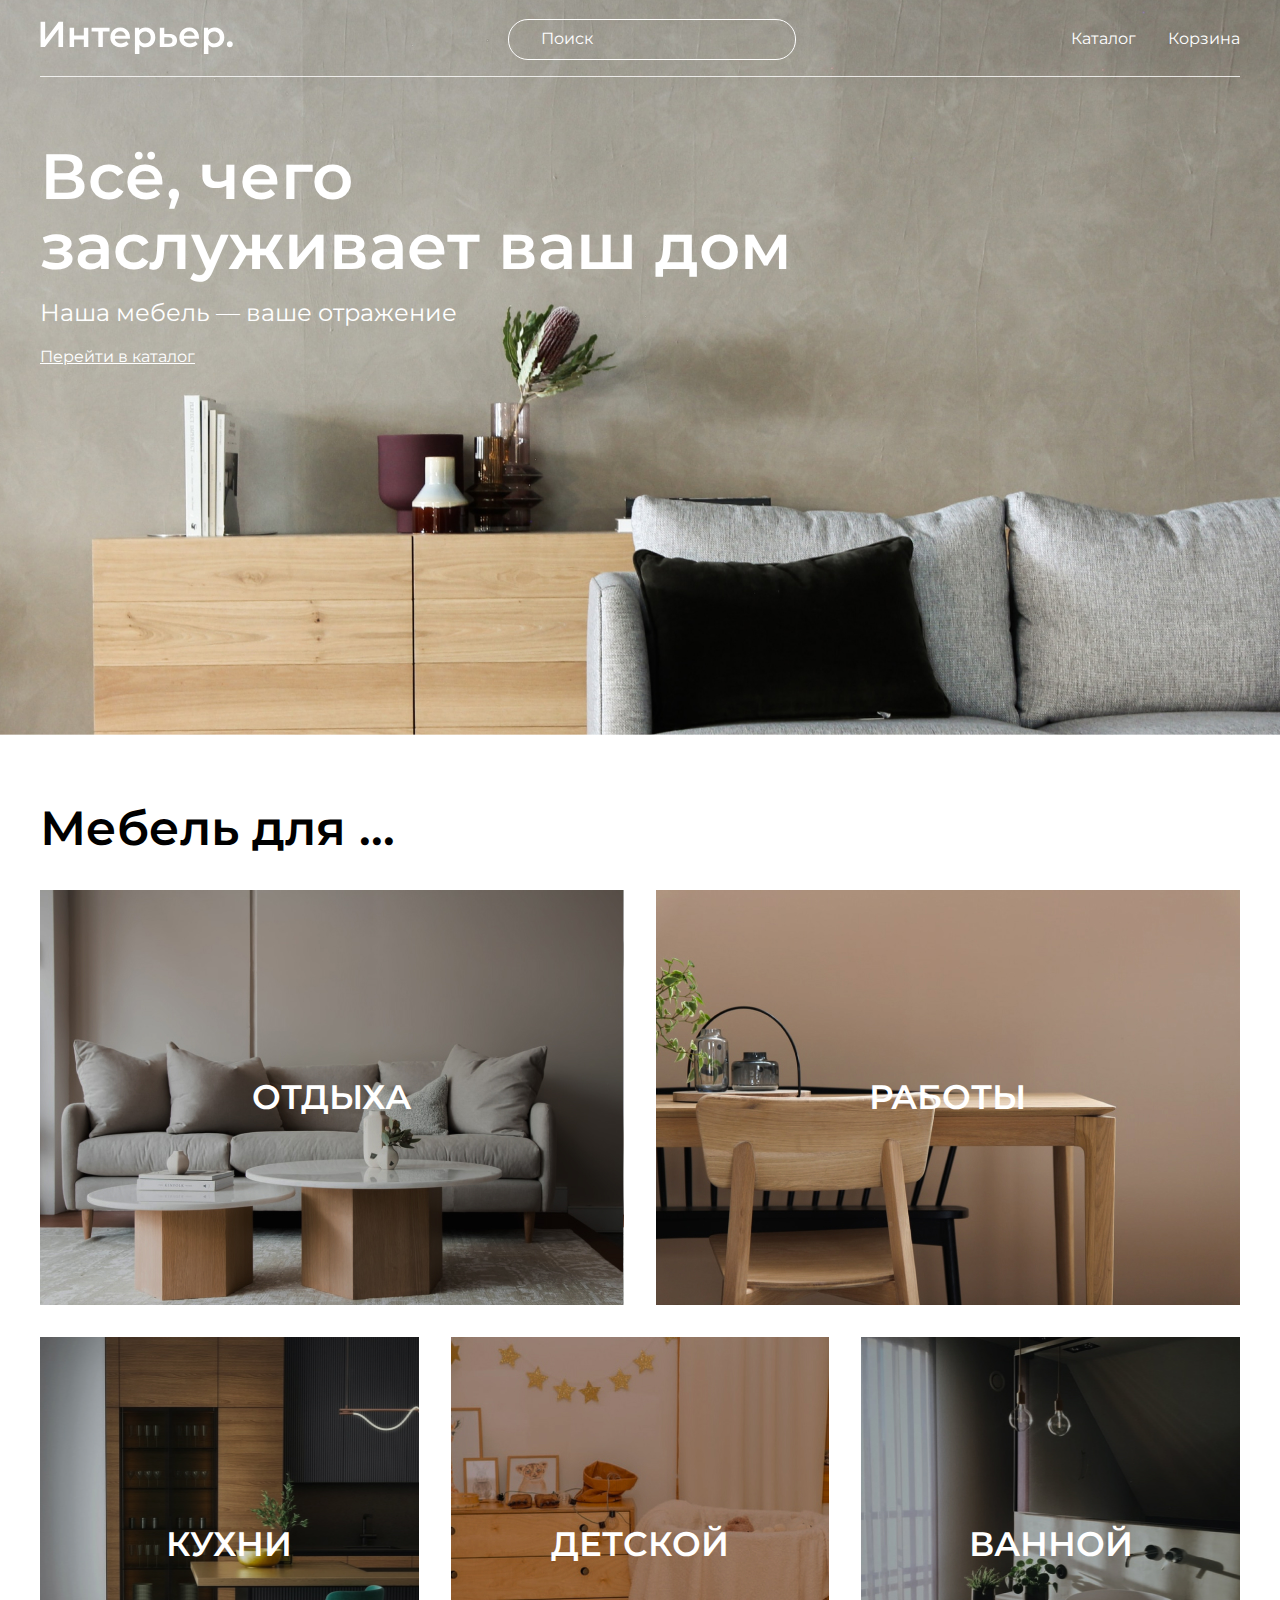
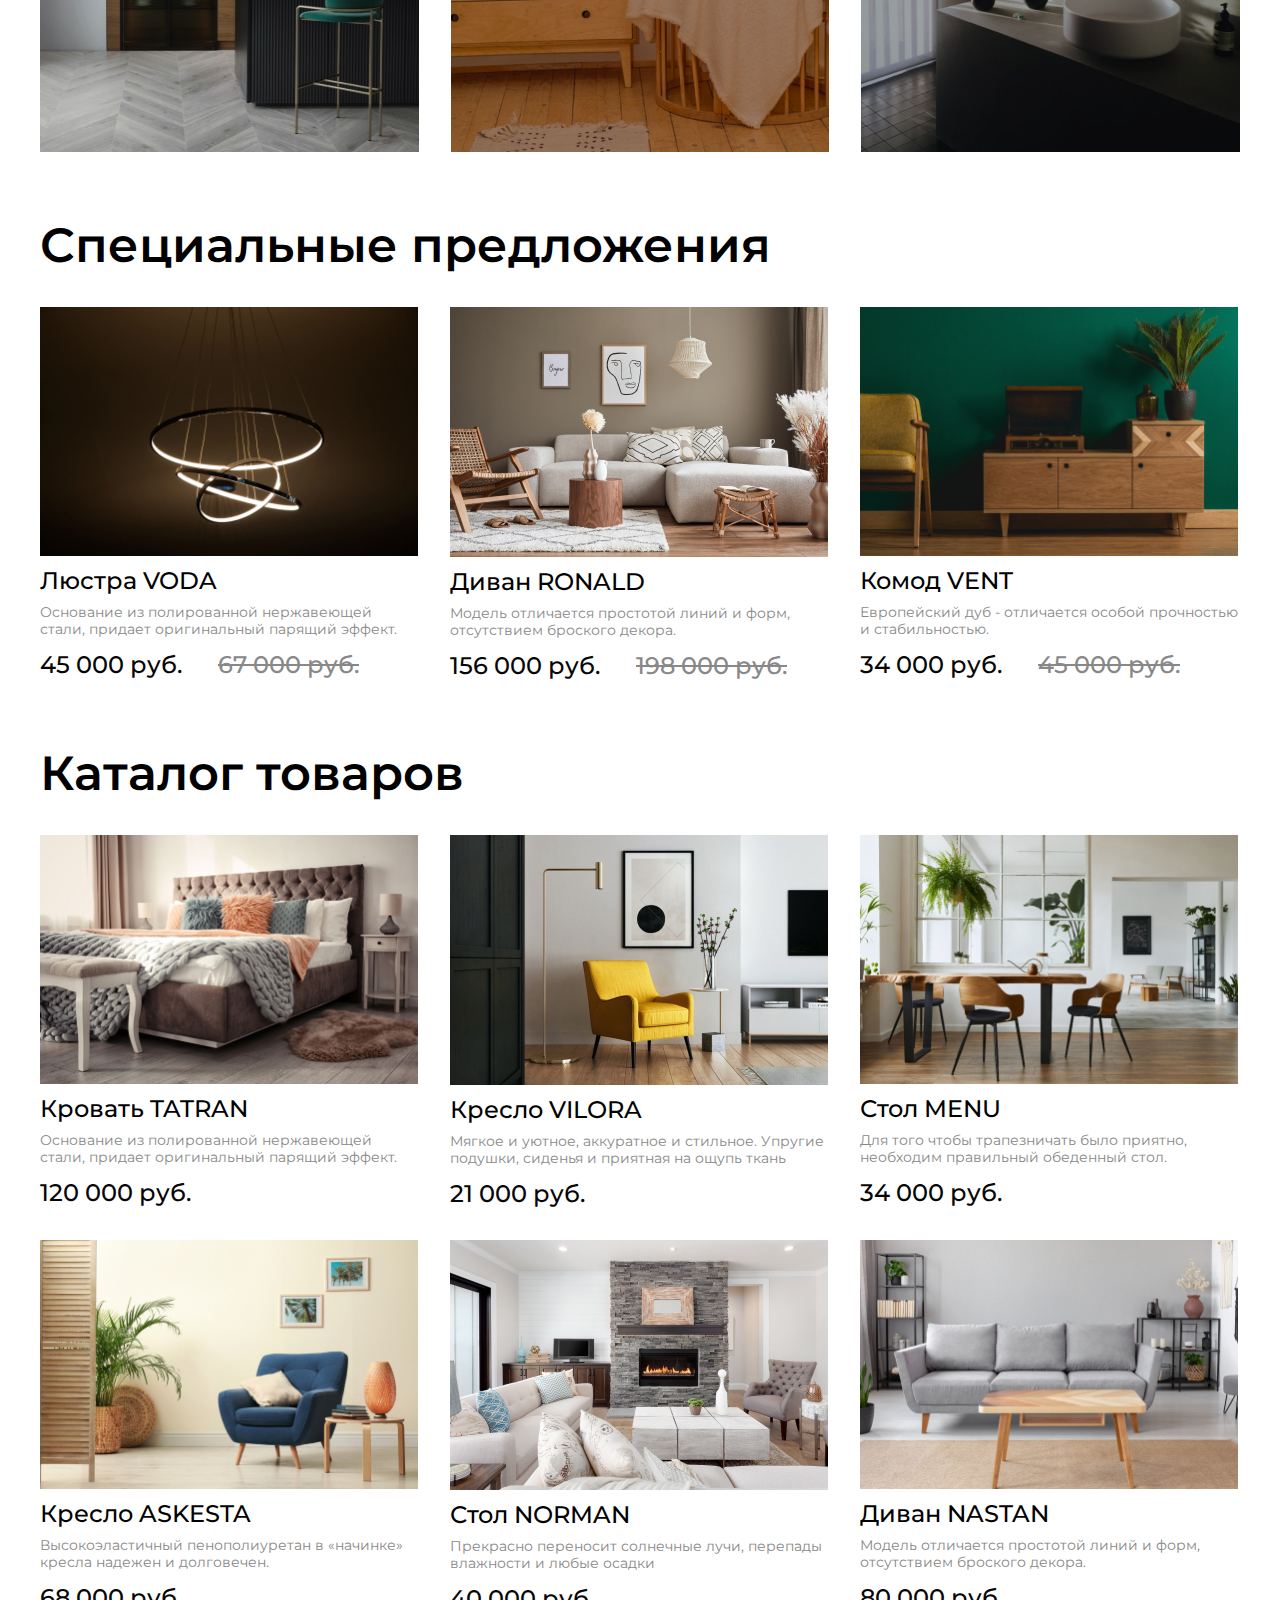
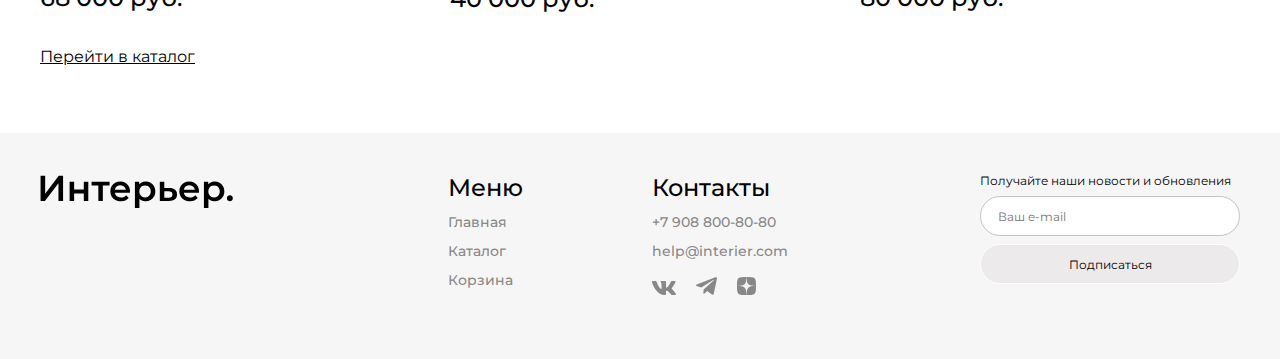
<file: index.html>
<!DOCTYPE html>
<html lang="en">
<head>
    <meta charset="UTF-8">
    <meta name="viewport" content="width=, initial-scale=1.0">
    <title>Document</title>
    <link rel="preconnect" href="https://fonts.googleapis.com">
    <link rel="preconnect" href="https://fonts.gstatic.com" crossorigin>
    <link href="https://fonts.googleapis.com/css2?family=Montserrat:ital,wght@0,100..900;1,100..900&display=swap" rel="stylesheet">

    <link rel="stylesheet" href="style.css">
</head>

<body class="body">
    <div class="top center">
        <header class="header" class="box"  id="top">
          <a class="logo" href="index.html"><img  class="logo__img" src="logo.svg" alt="logo"></a>
          <input placeholder="Поиск" class="header__input" type="text"  >
            <nav class="menu">
              <a class="menu__link" href="catalog.html">Каталог</a>
              <a class="menu__link" href="cart.html.html">Корзина

              </a>
              <form class="basket" action="#">
                 <div class="basket__content">
                <div class="basket__name-box">
                    
                </div>
                <div class="basket__item1">
                    <div class="basket__left">
                        <img class="basket__image" src="imgcart/menu.jpg" alt="cartimage">
                        <div class="basket__info">
                            <h4 class="basket__name">Стол MENU</h4>
                            <p class="basket__price">34 000 руб.</p>
                            <div class="basket__link-box">
                                <a class="basket__link-text" href="#">Избранные</a>
                                <a class="basket__link-del" href="#">Удалить</a>
                            </div>
                        </div>
                    </div>
                    <input  class="basket__amount"   type="number" value="1" min="1">
                </div>
                <div class="basket__item2">
                    <div class="basket__left">
                        <img class="basket__image"  src="imgcart/nastan.jpg" alt="cartimage">
                        <div class="basket__info">
                            <h4 class="basket__name">Диван NASTAN</h4>
                            <p class="basket__price">80 000 руб.</p>
                            <div class="basket__link-box">
                                <a class="basket__link-text" href="#">Избранные</a>
                                <a class="basket__link-del" href="#">Удалить</a>
                            </div>
        
                        </div>
                    </div>
                    
                    <input  class="basket__amount"  type="number" value="1" min="1">
                </div>
                <div class="basket-total"> 
                    <p class="basket-total__sum">Итого: 128 000 руб.</p>
                    <button class="basket-total__batton">Оформить заказ</button>
                </div>
                
             </form>
             </nav>
            <div class="menu-mob">
                <a href=""><svg width="19.000000" height="19.000000" viewBox="0 0 19 19" fill="none" xmlns="http://www.w3.org/2000/svg" xmlns:xlink="http://www.w3.org/1999/xlink">
                    <desc>
                            Created with Pixso.
                    </desc>
                    <defs>
                        <clipPath id="clip310_614">
                            <rect id="gg:search" rx="0.000000" width="18.000000" height="18.000000" transform="translate(0.500000 0.500000)" fill="white" fill-opacity="0"/>
                        </clipPath>
                    </defs>
                    <rect id="gg:search" rx="0.000000" width="18.000000" height="18.000000" transform="translate(0.500000 0.500000)" fill="#FFFFFF" fill-opacity="0"/>
                    <g clip-path="url(#clip310_614)">
                        <path id="Vector" d="M14.5 11.42C15.48 10.15 15.95 8.55 15.8 6.94C15.65 5.34 14.89 3.85 13.68 2.79C12.48 1.72 10.91 1.16 9.3 1.21C7.69 1.26 6.16 1.92 5.02 3.06C3.88 4.2 3.21 5.73 3.16 7.34C3.11 8.95 3.68 10.52 4.74 11.73C5.81 12.94 7.3 13.69 8.9 13.84C10.51 14 12.11 13.53 13.38 12.54L13.41 12.57L16.77 15.93C16.85 16.01 16.93 16.06 17.03 16.1C17.13 16.14 17.23 16.16 17.33 16.16C17.44 16.16 17.54 16.14 17.64 16.1C17.73 16.06 17.82 16.01 17.89 15.93C17.97 15.86 18.02 15.77 18.06 15.68C18.1 15.58 18.12 15.48 18.12 15.37C18.12 15.27 18.1 15.17 18.06 15.07C18.02 14.97 17.97 14.89 17.89 14.81L14.53 11.45C14.52 11.44 14.51 11.43 14.5 11.42ZM12.85 4.18C13.3 4.62 13.66 5.14 13.9 5.72C14.14 6.3 14.27 6.92 14.27 7.54C14.28 8.17 14.15 8.79 13.91 9.37C13.68 9.95 13.33 10.48 12.88 10.92C12.44 11.37 11.91 11.72 11.33 11.96C10.75 12.19 10.13 12.32 9.5 12.31C8.88 12.31 8.26 12.18 7.68 11.94C7.1 11.7 6.58 11.34 6.14 10.89C5.26 10 4.77 8.8 4.77 7.54C4.78 6.29 5.28 5.09 6.16 4.2C7.05 3.32 8.25 2.82 9.5 2.81C10.76 2.81 11.96 3.3 12.85 4.18Z" fill="#FFFFFF" fill-opacity="1.000000" fill-rule="evenodd"/>
                        <path id="Vector" d="M16 8.15Q16.06 7.55 16 6.93Q15.94 6.3 15.77 5.72Q15.6 5.13 15.32 4.57Q15.03 4.02 14.66 3.53Q14.28 3.05 13.82 2.64Q13.35 2.23 12.82 1.92Q12.29 1.6 11.71 1.39Q11.12 1.18 10.52 1.08Q9.91 0.99 9.29 1.01Q8.67 1.03 8.07 1.16Q7.47 1.29 6.9 1.54Q6.33 1.79 5.82 2.13Q5.32 2.48 4.88 2.92Q4.43 3.36 4.09 3.86Q3.75 4.37 3.5 4.94Q3.25 5.51 3.12 6.11Q2.98 6.71 2.96 7.33Q2.94 7.96 3.04 8.56Q3.13 9.17 3.34 9.75Q3.56 10.34 3.87 10.87Q4.18 11.39 4.59 11.86Q5 12.33 5.49 12.7Q5.97 13.08 6.53 13.36Q7.08 13.64 7.67 13.81Q8.26 13.99 8.88 14.04Q9.5 14.1 10.11 14.04Q10.72 13.99 11.32 13.81Q11.92 13.64 12.47 13.36Q12.93 13.12 13.36 12.8L16.63 16.07Q16.7 16.14 16.78 16.2Q16.86 16.25 16.95 16.29Q17.04 16.33 17.14 16.35Q17.23 16.36 17.33 16.36Q17.43 16.36 17.53 16.35Q17.62 16.33 17.71 16.29Q17.8 16.25 17.88 16.2Q17.96 16.14 18.03 16.07Q18.1 16 18.16 15.92Q18.21 15.84 18.25 15.75Q18.29 15.66 18.31 15.57Q18.32 15.47 18.32 15.37Q18.32 15.27 18.31 15.18Q18.29 15.08 18.25 14.99Q18.21 14.9 18.16 14.82Q18.1 14.74 18.03 14.67L14.76 11.4Q15.08 10.97 15.32 10.51Q15.59 9.96 15.77 9.36Q15.94 8.76 16 8.15ZM14.5 11.42C15.48 10.15 15.95 8.55 15.8 6.94C15.65 5.34 14.89 3.85 13.68 2.79C12.48 1.72 10.91 1.16 9.3 1.21C7.69 1.26 6.16 1.92 5.02 3.06C3.88 4.2 3.21 5.73 3.16 7.34C3.11 8.95 3.68 10.52 4.74 11.73C5.81 12.94 7.3 13.69 8.9 13.84C10.51 14 12.11 13.53 13.38 12.54L13.41 12.57L16.77 15.93C16.85 16.01 16.93 16.06 17.03 16.1C17.13 16.14 17.23 16.16 17.33 16.16C17.44 16.16 17.54 16.14 17.64 16.1C17.73 16.06 17.82 16.01 17.89 15.93C17.97 15.86 18.02 15.77 18.06 15.68C18.1 15.58 18.12 15.48 18.12 15.37C18.12 15.27 18.1 15.17 18.06 15.07C18.02 14.97 17.97 14.89 17.89 14.81L14.53 11.45C14.52 11.44 14.51 11.43 14.5 11.42ZM12.85 4.18C13.3 4.62 13.66 5.14 13.9 5.72C14.14 6.3 14.27 6.92 14.27 7.54C14.28 8.17 14.15 8.79 13.91 9.37C13.68 9.95 13.33 10.48 12.88 10.92C12.44 11.37 11.91 11.72 11.33 11.96C10.75 12.19 10.13 12.32 9.5 12.31C8.88 12.31 8.26 12.18 7.68 11.94C7.1 11.7 6.58 11.34 6.14 10.89C5.26 10 4.77 8.8 4.77 7.54C4.78 6.29 5.28 5.09 6.16 4.2C7.05 3.32 8.25 2.82 9.5 2.81C10.76 2.81 11.96 3.3 12.85 4.18ZM13.29 5.01Q13.54 5.38 13.72 5.8Q13.89 6.22 13.98 6.65Q14.07 7.09 14.07 7.54Q14.07 8 13.99 8.44Q13.9 8.88 13.73 9.3Q13.56 9.72 13.31 10.09Q13.06 10.46 12.74 10.78Q12.42 11.1 12.05 11.35Q11.68 11.6 11.26 11.77Q10.83 11.94 10.4 12.03Q9.96 12.12 9.5 12.11Q9.05 12.11 8.61 12.02Q8.18 11.93 7.76 11.76Q7.34 11.58 6.97 11.33Q6.6 11.08 6.28 10.75Q5.96 10.43 5.72 10.06Q5.48 9.7 5.31 9.28Q5.14 8.86 5.06 8.43Q4.97 8 4.97 7.54Q4.97 7.09 5.06 6.66Q5.15 6.23 5.32 5.81Q5.5 5.4 5.74 5.03Q5.99 4.66 6.31 4.35Q6.62 4.03 6.99 3.78Q7.36 3.54 7.77 3.36Q8.19 3.19 8.62 3.1Q9.05 3.02 9.5 3.01Q9.95 3.01 10.39 3.1Q10.82 3.18 11.24 3.35Q11.66 3.52 12.02 3.76Q12.39 4 12.71 4.32Q13.04 4.64 13.29 5.01Z" fill="#FFFFFF" fill-opacity="1.000000" fill-rule="evenodd"/>
                    </g>
                </svg>
               
                <a href="catalog.html"><svg width="19.199463" height="19.199951" viewBox="0 0 19.1995 19.2" fill="none" xmlns="http://www.w3.org/2000/svg" xmlns:xlink="http://www.w3.org/1999/xlink">
                    <desc>
                            Created with Pixso.
                    </desc>
                    <defs/>
                    <rect id="Rectangle 46" width="4.571429" height="4.571429" fill="#FFFFFF" fill-opacity="1.000000"/>
                    <rect id="Rectangle 41" y="7.314209" width="4.571429" height="4.571429" fill="#FFFFFF" fill-opacity="1.000000"/>
                    <rect id="Rectangle 47" y="14.628540" width="4.571429" height="4.571428" fill="#FFFFFF" fill-opacity="1.000000"/>
                    <rect id="Rectangle 48" x="7.313477" y="7.314209" width="4.571429" height="4.571429" fill="#FFFFFF" fill-opacity="1.000000"/>
                    <rect id="Rectangle 45" x="7.313477" y="14.628540" width="4.571429" height="4.571428" fill="#FFFFFF" fill-opacity="1.000000"/>
                    <rect id="Rectangle 49" x="7.313477" width="4.571429" height="4.571429" fill="#FFFFFF" fill-opacity="1.000000"/>
                    <rect id="Rectangle 42" x="14.627930" y="7.314209" width="4.571428" height="4.571429" fill="#FFFFFF" fill-opacity="1.000000"/>
                    <rect id="Rectangle 44" x="14.627930" y="14.628540" width="4.571428" height="4.571428" fill="#FFFFFF" fill-opacity="1.000000"/>
                    <rect id="Rectangle 43" x="14.627930" width="4.571428" height="4.571429" fill="#FFFFFF" fill-opacity="1.000000"/>
                </svg>
                </a>
                <a href="cart.html.html"><svg width="25.000000" height="25.000000" viewBox="0 0 25 25" fill="none" xmlns="http://www.w3.org/2000/svg" xmlns:xlink="http://www.w3.org/1999/xlink">
                    <desc>
                            Created with Pixso.
                    </desc>
                    <defs>
                        <clipPath id="clip310_618">
                            <rect id="jam:shopping-cart" rx="0.000000" width="24.000000" height="24.000000" transform="matrix(-1 0 0 1 25.5 0.5)" fill="white" fill-opacity="0"/>
                        </clipPath>
                    </defs>
                    <rect id="jam:shopping-cart" rx="0.000000" width="24.000000" height="24.000000" transform="matrix(-1 0 0 1 25.5 0.5)" fill="#FFFFFF" fill-opacity="0"/>
                    <g clip-path="url(#clip310_618)">
                        <path id="Vector" d="M14.58 20.83C15.13 20.83 15.66 20.61 16.05 20.22C16.44 19.83 16.66 19.3 16.66 18.75C16.66 18.19 16.44 17.66 16.05 17.27C15.66 16.88 15.13 16.66 14.58 16.66C14.03 16.66 13.5 16.88 13.11 17.27C12.71 17.66 12.5 18.19 12.5 18.75C12.5 19.3 12.71 19.83 13.11 20.22C13.5 20.61 14.03 20.83 14.58 20.83ZM7.29 20.83C7.84 20.83 8.37 20.61 8.76 20.22C9.15 19.83 9.37 19.3 9.37 18.75C9.37 18.19 9.15 17.66 8.76 17.27C8.37 16.88 7.84 16.66 7.29 16.66C6.73 16.66 6.2 16.88 5.81 17.27C5.42 17.66 5.2 18.19 5.2 18.75C5.2 19.3 5.42 19.83 5.81 20.22C6.2 20.61 6.73 20.83 7.29 20.83ZM20.87 6.16C21.13 6.16 21.37 6.05 21.56 5.86C21.74 5.67 21.84 5.42 21.84 5.16C21.84 4.9 21.74 4.65 21.56 4.47C21.37 4.28 21.13 4.17 20.87 4.16L19.67 4.16C18.73 4.16 17.92 4.81 17.71 5.73L16.41 11.61C16.2 12.52 15.39 13.18 14.45 13.18L6.63 13.18L5.12 7.17L14.86 7.17C15.12 7.15 15.36 7.04 15.54 6.86C15.72 6.67 15.82 6.42 15.82 6.16C15.82 5.91 15.72 5.66 15.54 5.47C15.36 5.29 15.12 5.18 14.86 5.16L5.12 5.16C4.82 5.16 4.52 5.23 4.25 5.37C3.97 5.5 3.73 5.69 3.54 5.93C3.36 6.17 3.23 6.45 3.16 6.75C3.1 7.05 3.11 7.36 3.18 7.65L4.68 13.66C4.79 14.1 5.04 14.48 5.39 14.76C5.75 15.03 6.18 15.18 6.63 15.18L14.45 15.18C15.36 15.18 16.25 14.87 16.96 14.3C17.67 13.73 18.17 12.93 18.36 12.04L19.67 6.16L20.87 6.16Z" fill="#FFFFFF" fill-opacity="1.000000" fill-rule="nonzero"/>
                    </g>
                </svg>
                </a>

            </div>    
        </header>
     <section class="top__content">
        <h1 class="title">Всё, чего <br> заслуживает ваш дом</h1>
        <p class="top__text">Наша мебель — ваше отражение</p>
        <a href="catalog.html" class="link">Перейти в каталог</a>
     </section>
    </div>
    <div class="for-box center">
        <h2 class="heading">Мебель для ...</h2>
            <div class="for">
               <div class="for__item for__item_1 for__item_big">ОТДЫХА</div>
               <div class="for__item for__item_2 for__item_big">РАБОТЫ</div>
               <div class="for__item for__item_3">КУХНИ</div>
               <div class="for__item for__item_4">ДЕТСКОЙ</div>
               <div class="for__item for__item_5">ВАННОЙ</div>

            </div>
       </div>
<div class="product-box center">   
<h2 class="product-box__title">Специальные предложения</h2>
    <div class="product-box__wrapper">

        <article class="product">
        <img src="./img/voda.jpg" alt="Люстра VODA" class="product__unit">
        <h3 class="product__name"> Люстра VODA</h3>
        <p class="product__text">Основание из полированной нержавеющей стали, придает оригинальный парящий эффект.</p>
        <div class="product__box-price">
        <span class="product__price">45 000 руб.</span> 
        <span class="product__discounted">67 000 руб.</span>
        </div>
        <div class="product__icon-basket">
            <img src="imgcat/Group 4.svg" alt="bag" width=24px>
        </div>
        <div class="product__icon-like">
            <img src="imgcat/heart_outline.svg" alt="hard" width=24px>
        </div>
       
 
        </article>

    <article class="product">
        <img src="./img/ronald.jpg" alt="Диван RONALD" class="product__unit">
        <h3 class="product__name">Диван RONALD</h3>
        <p class="product__text">Модель отличается простотой линий и форм, отсутствием броского декора.</p>
        <div class="product__box-price">
        <span class="product__price">156 000 руб.</span>
        <span class="product__discounted">198 000 руб.</span>
        </div>
        <div class="product__icon-basket">
            <img src="imgcat/Group 4.svg" alt="bag" width=24px>
        </div>
        <div class="product__icon-like">
            <img src="imgcat/heart_outline.svg" alt="hard" width=24px>
        </div> 
    </article>

    <article class="product">
        <img src="./img/vent.jpg" alt="Комод VENT" class="product__unit">
        <h3 class="product__name">Комод VENT</h3>
        <p class="product__text">Европейский дуб - отличается особой прочностью и стабильностью.</p>
        <div class="product__box-price">
        <span class="product__price">34 000 руб.</span>
        <span class="product__discounted">45 000 руб.</span>
        </div>
        <div class="product__icon-basket">
            <img src="imgcat/Group 4.svg" alt="bag" width=24px>
        </div>
        <div class="product__icon-like">
            <img src="imgcat/heart_outline.svg" alt="hard" width=24px>
        </div> 
    </article>
</div>
</div> 

<div class="product-box center"> 
<h2 class="product-box__title">Каталог товаров</h2>
<div class="product-box__wrapper">
    <article class="product">
        <img src="./img/tatran.jpg" alt="Кровать TATRAN" class="product__unit">
        <h3 class="product__name">Кровать TATRAN</h3>
        <p class="product__text">Основание из полированной нержавеющей стали, придает оригинальный парящий эффект.</p>
        <div class="product__box-price">
        <span class="product__price">120 000 руб.</span>
        </div>
        <div class="product__icon-basket">
            <img src="imgcat/Group 4.svg" alt="bag" width=24px>
        </div>
        <div class="product__icon-like">
            <img src="imgcat/heart_outline.svg" alt="hard" width=24px>
        </div> 
    </article>

    <article class="product">
        <img src="./img/product1.jpg" alt="Кресло VILORA" class="product__unit">
        <h3 class="product__name">Кресло VILORA</h3>
        <p class="product__text">Мягкое и уютное, аккуратное и стильное. Упругие подушки, сиденья и приятная на ощупь ткань</p>
        <div class="product__box-price"> 
        <span class="product__price">21 000 руб.</span>
         </div>
         <div class="product__icon-basket">
            <img src="imgcat/Group 4.svg" alt="bag" width=24px>
        </div>
        <div class="product__icon-like">
            <img src="imgcat/heart_outline.svg" alt="hard" width=24px>
        </div> 
    </article>

    <article class="product">
        <img src="./img/menu.jpg" alt="Стол MENU" class="product__unit">
        <h3 class="product__name">Стол MENU</h3>
        <p class="product__text">Для того чтобы трапезничать было приятно, необходим правильный обеденный стол.</p>
        <div class="product__box-price"> 
        <span class="product__price">34 000 руб.</span>
        </div>
        <div class="product__icon-basket">
            <img src="imgcat/Group 4.svg" alt="bag" width=24px>
        </div>
        <div class="product__icon-like">
            <img src="imgcat/heart_outline.svg" alt="hard" width=24px>
        </div> 
    </article>

    <article class="product">
        <img src="./img/askesta.jpg" alt="Кресло ASKESTA" class="product__unit">
        <h3 class="product__name">Кресло ASKESTA</h3>
        <p class="product__text">Высокоэластичный пенополиуретан в «начинке» кресла надежен и долговечен.</p>
        <div class="product__box-price"> 
        <span class="product__price">68 000 руб.</span>
        </div>
        <div class="product__icon-basket">
            <img src="imgcat/Group 4.svg" alt="bag" width=24px>
        </div>
        <div class="product__icon-like">
            <img src="imgcat/heart_outline.svg" alt="hard" width=24px>
        </div> 
    </article>
    
    <article class="product" >
        <img src="./img/norman.jpg" alt="Стол NORMAN" class="product__unit">
        <h3 class="product__name">Стол NORMAN</h3>
        <p class="product__text">Прекрасно переносит солнечные лучи, перепады влажности и любые осадки</p>
        <div class="product__box-price">  
        <span class="product__price">40 000 руб.</span>
        </div>
        <div class="product__icon-basket">
            <img src="imgcat/Group 4.svg" alt="bag" width=24px>
        </div>
        <div class="product__icon-like">
            <img src="imgcat/heart_outline.svg" alt="hard" width=24px>
        </div> 
    </article>

    <article class="product">
        <img src="./img/nastan.jpg" alt="Диван NASTAN" class="product__unit">
        <h3 class="product__name">Диван NASTAN</h3>
        <p class="product__text">Модель отличается простотой линий и форм, отсутствием броского декора.</p>
        <div class="product__box-price">  
        <span class="product__price">80 000 руб.</span>
        </div>
        <div class="product__icon-basket">
            <img src="imgcat/Group 4.svg" alt="bag" width=24px>
        </div>
        <div class="product__icon-like">
            <img src="imgcat/heart_outline.svg" alt="hard" width=24px>
        </div> 
    </article>
</div>
</div>
<div class="footer-link center">
    <a class="footer-link__text" href="catalog.html">Перейти в каталог</a>
</div>


<footer class="footer center">
    <a class="footer__logo" href="index.html"><img src="footer logo.svg" alt="logo"></a>
    
 <div class="footer__content">  
        <div class="footer__info">
            <div class="footer__menu-box">   
             <h4 class="footer__title">Меню</h4>
                <nav class="footer__menu">
                 <a class="footer__link1" href="index.html">Главная</a> 
                 <a class="footer__link1" href="catalog.html">Каталог</a>
                 <a class="footer__link1" href="cart.html.html">Корзина</a>
                </nav>
            </div>
            <div class="footer__item">
              <h4 class="footer__title">Контакты</h4>
              <a class="footer__link2" href="tel:+79088008080">+7 908 800-80-80</a>
              <a class="footer__link2" href="help@interier.com">help@interier.com</a>
              
             <div class="footer__icons">
             <a href="Images/vk.svg"><img src="vk.svg"alt="vk"></a>
             <a href="Images/telegram.svg"><img src="telegram.svg" alt="telegram"></a>
             <a href="Images/dzen"><img src="dzen.svg" alt="dzen"></a> 
        </div> 
         
      </div>
    </div>
    <div class="footer-form">
      <form class="footer-form__registration" action="#">
      <p class="footer-form__news">Получайте наши новости и обновления</p>
      <input placeholder = "Ваш e-mail" class="footer-form__email"  type="email">
      <button class="footer-form__subscribe">Подписаться</button>
    </div>
 </form>
</footer>
</body>

</html>
</file>
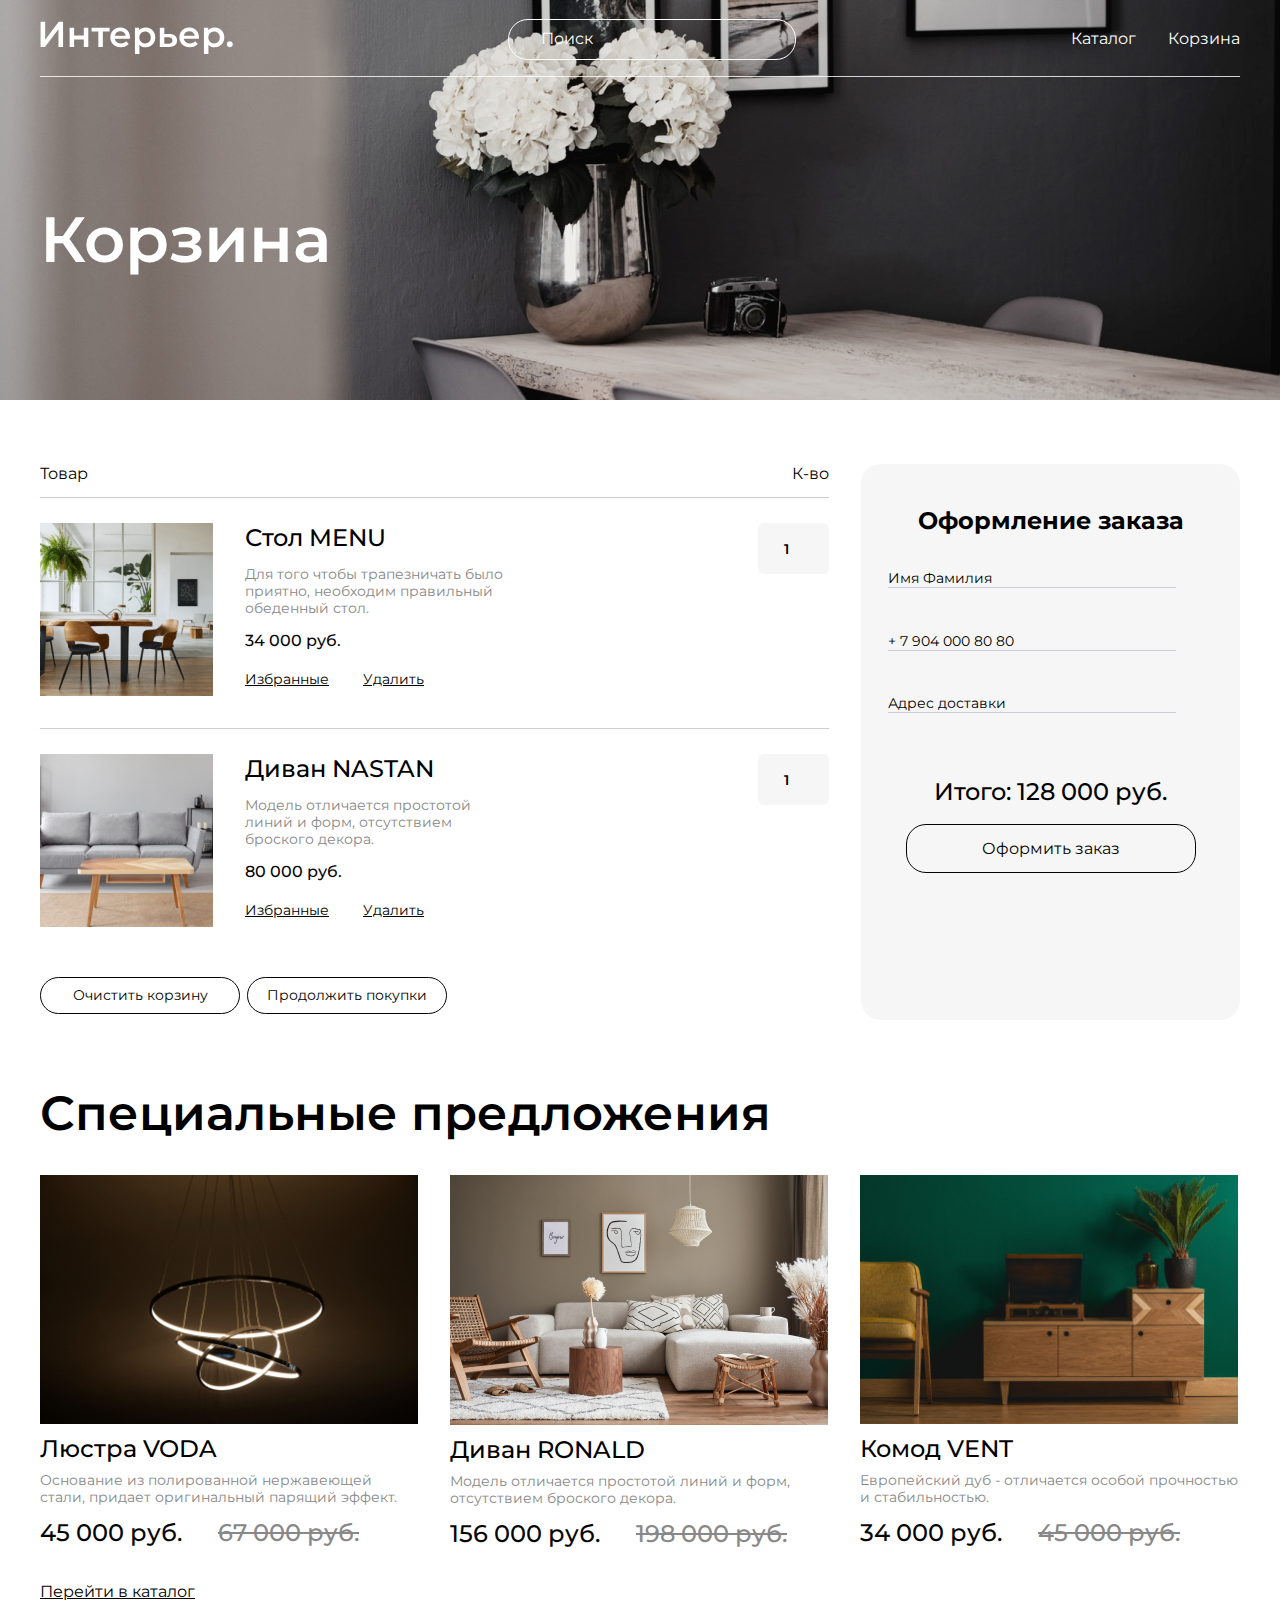
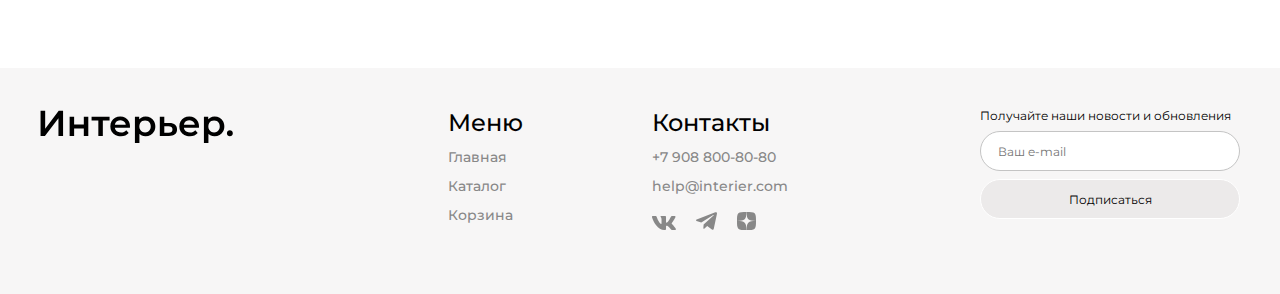
<file: cart.html.html>
<!DOCTYPE html>
<html lang="en">
<head>
    <meta charset="UTF-8">
    <meta name="viewport" content="width=, initial-scale=1.0">
    <title>Document</title>
    <link rel="preconnect" href="https://fonts.googleapis.com">
    <link rel="preconnect" href="https://fonts.gstatic.com" crossorigin>
    <link href="https://fonts.googleapis.com/css2?family=Montserrat:ital,wght@0,100..900;1,100..900&display=swap" rel="stylesheet">

    <link rel="stylesheet" href="style.css">
</head>

<body class="body">
    <div class="top-cart center">
        <header class="header" class="box"  id="top">
          <a class="logo" href="index.html"><img class="logo__img" src="logo.svg" alt="logo"></a>
          <input placeholder="Поиск" class="header__input" type="text"  >
            <nav class="menu">
              <a class="menu__link" href="catalog.html">Каталог</a>
              <a class="menu__link" href="">Корзина</a>
            </nav>
            <div class="menu-mob">
                <a href=""><svg width="19.000000" height="19.000000" viewBox="0 0 19 19" fill="none" xmlns="http://www.w3.org/2000/svg" xmlns:xlink="http://www.w3.org/1999/xlink">
                    <desc>
                            Created with Pixso.
                    </desc>
                    <defs>
                        <clipPath id="clip310_614">
                            <rect id="gg:search" rx="0.000000" width="18.000000" height="18.000000" transform="translate(0.500000 0.500000)" fill="white" fill-opacity="0"/>
                        </clipPath>
                    </defs>
                    <rect id="gg:search" rx="0.000000" width="18.000000" height="18.000000" transform="translate(0.500000 0.500000)" fill="#FFFFFF" fill-opacity="0"/>
                    <g clip-path="url(#clip310_614)">
                        <path id="Vector" d="M14.5 11.42C15.48 10.15 15.95 8.55 15.8 6.94C15.65 5.34 14.89 3.85 13.68 2.79C12.48 1.72 10.91 1.16 9.3 1.21C7.69 1.26 6.16 1.92 5.02 3.06C3.88 4.2 3.21 5.73 3.16 7.34C3.11 8.95 3.68 10.52 4.74 11.73C5.81 12.94 7.3 13.69 8.9 13.84C10.51 14 12.11 13.53 13.38 12.54L13.41 12.57L16.77 15.93C16.85 16.01 16.93 16.06 17.03 16.1C17.13 16.14 17.23 16.16 17.33 16.16C17.44 16.16 17.54 16.14 17.64 16.1C17.73 16.06 17.82 16.01 17.89 15.93C17.97 15.86 18.02 15.77 18.06 15.68C18.1 15.58 18.12 15.48 18.12 15.37C18.12 15.27 18.1 15.17 18.06 15.07C18.02 14.97 17.97 14.89 17.89 14.81L14.53 11.45C14.52 11.44 14.51 11.43 14.5 11.42ZM12.85 4.18C13.3 4.62 13.66 5.14 13.9 5.72C14.14 6.3 14.27 6.92 14.27 7.54C14.28 8.17 14.15 8.79 13.91 9.37C13.68 9.95 13.33 10.48 12.88 10.92C12.44 11.37 11.91 11.72 11.33 11.96C10.75 12.19 10.13 12.32 9.5 12.31C8.88 12.31 8.26 12.18 7.68 11.94C7.1 11.7 6.58 11.34 6.14 10.89C5.26 10 4.77 8.8 4.77 7.54C4.78 6.29 5.28 5.09 6.16 4.2C7.05 3.32 8.25 2.82 9.5 2.81C10.76 2.81 11.96 3.3 12.85 4.18Z" fill="#FFFFFF" fill-opacity="1.000000" fill-rule="evenodd"/>
                        <path id="Vector" d="M16 8.15Q16.06 7.55 16 6.93Q15.94 6.3 15.77 5.72Q15.6 5.13 15.32 4.57Q15.03 4.02 14.66 3.53Q14.28 3.05 13.82 2.64Q13.35 2.23 12.82 1.92Q12.29 1.6 11.71 1.39Q11.12 1.18 10.52 1.08Q9.91 0.99 9.29 1.01Q8.67 1.03 8.07 1.16Q7.47 1.29 6.9 1.54Q6.33 1.79 5.82 2.13Q5.32 2.48 4.88 2.92Q4.43 3.36 4.09 3.86Q3.75 4.37 3.5 4.94Q3.25 5.51 3.12 6.11Q2.98 6.71 2.96 7.33Q2.94 7.96 3.04 8.56Q3.13 9.17 3.34 9.75Q3.56 10.34 3.87 10.87Q4.18 11.39 4.59 11.86Q5 12.33 5.49 12.7Q5.97 13.08 6.53 13.36Q7.08 13.64 7.67 13.81Q8.26 13.99 8.88 14.04Q9.5 14.1 10.11 14.04Q10.72 13.99 11.32 13.81Q11.92 13.64 12.47 13.36Q12.93 13.12 13.36 12.8L16.63 16.07Q16.7 16.14 16.78 16.2Q16.86 16.25 16.95 16.29Q17.04 16.33 17.14 16.35Q17.23 16.36 17.33 16.36Q17.43 16.36 17.53 16.35Q17.62 16.33 17.71 16.29Q17.8 16.25 17.88 16.2Q17.96 16.14 18.03 16.07Q18.1 16 18.16 15.92Q18.21 15.84 18.25 15.75Q18.29 15.66 18.31 15.57Q18.32 15.47 18.32 15.37Q18.32 15.27 18.31 15.18Q18.29 15.08 18.25 14.99Q18.21 14.9 18.16 14.82Q18.1 14.74 18.03 14.67L14.76 11.4Q15.08 10.97 15.32 10.51Q15.59 9.96 15.77 9.36Q15.94 8.76 16 8.15ZM14.5 11.42C15.48 10.15 15.95 8.55 15.8 6.94C15.65 5.34 14.89 3.85 13.68 2.79C12.48 1.72 10.91 1.16 9.3 1.21C7.69 1.26 6.16 1.92 5.02 3.06C3.88 4.2 3.21 5.73 3.16 7.34C3.11 8.95 3.68 10.52 4.74 11.73C5.81 12.94 7.3 13.69 8.9 13.84C10.51 14 12.11 13.53 13.38 12.54L13.41 12.57L16.77 15.93C16.85 16.01 16.93 16.06 17.03 16.1C17.13 16.14 17.23 16.16 17.33 16.16C17.44 16.16 17.54 16.14 17.64 16.1C17.73 16.06 17.82 16.01 17.89 15.93C17.97 15.86 18.02 15.77 18.06 15.68C18.1 15.58 18.12 15.48 18.12 15.37C18.12 15.27 18.1 15.17 18.06 15.07C18.02 14.97 17.97 14.89 17.89 14.81L14.53 11.45C14.52 11.44 14.51 11.43 14.5 11.42ZM12.85 4.18C13.3 4.62 13.66 5.14 13.9 5.72C14.14 6.3 14.27 6.92 14.27 7.54C14.28 8.17 14.15 8.79 13.91 9.37C13.68 9.95 13.33 10.48 12.88 10.92C12.44 11.37 11.91 11.72 11.33 11.96C10.75 12.19 10.13 12.32 9.5 12.31C8.88 12.31 8.26 12.18 7.68 11.94C7.1 11.7 6.58 11.34 6.14 10.89C5.26 10 4.77 8.8 4.77 7.54C4.78 6.29 5.28 5.09 6.16 4.2C7.05 3.32 8.25 2.82 9.5 2.81C10.76 2.81 11.96 3.3 12.85 4.18ZM13.29 5.01Q13.54 5.38 13.72 5.8Q13.89 6.22 13.98 6.65Q14.07 7.09 14.07 7.54Q14.07 8 13.99 8.44Q13.9 8.88 13.73 9.3Q13.56 9.72 13.31 10.09Q13.06 10.46 12.74 10.78Q12.42 11.1 12.05 11.35Q11.68 11.6 11.26 11.77Q10.83 11.94 10.4 12.03Q9.96 12.12 9.5 12.11Q9.05 12.11 8.61 12.02Q8.18 11.93 7.76 11.76Q7.34 11.58 6.97 11.33Q6.6 11.08 6.28 10.75Q5.96 10.43 5.72 10.06Q5.48 9.7 5.31 9.28Q5.14 8.86 5.06 8.43Q4.97 8 4.97 7.54Q4.97 7.09 5.06 6.66Q5.15 6.23 5.32 5.81Q5.5 5.4 5.74 5.03Q5.99 4.66 6.31 4.35Q6.62 4.03 6.99 3.78Q7.36 3.54 7.77 3.36Q8.19 3.19 8.62 3.1Q9.05 3.02 9.5 3.01Q9.95 3.01 10.39 3.1Q10.82 3.18 11.24 3.35Q11.66 3.52 12.02 3.76Q12.39 4 12.71 4.32Q13.04 4.64 13.29 5.01Z" fill="#FFFFFF" fill-opacity="1.000000" fill-rule="evenodd"/>
                    </g>
                </svg>
                </a>
                <a href="catalog.html"><svg width="19.199463" height="19.199951" viewBox="0 0 19.1995 19.2" fill="none" xmlns="http://www.w3.org/2000/svg" xmlns:xlink="http://www.w3.org/1999/xlink">
                    <desc>
                            Created with Pixso.
                    </desc>
                    <defs/>
                    <rect id="Rectangle 46" width="4.571429" height="4.571429" fill="#FFFFFF" fill-opacity="1.000000"/>
                    <rect id="Rectangle 41" y="7.314209" width="4.571429" height="4.571429" fill="#FFFFFF" fill-opacity="1.000000"/>
                    <rect id="Rectangle 47" y="14.628540" width="4.571429" height="4.571428" fill="#FFFFFF" fill-opacity="1.000000"/>
                    <rect id="Rectangle 48" x="7.313477" y="7.314209" width="4.571429" height="4.571429" fill="#FFFFFF" fill-opacity="1.000000"/>
                    <rect id="Rectangle 45" x="7.313477" y="14.628540" width="4.571429" height="4.571428" fill="#FFFFFF" fill-opacity="1.000000"/>
                    <rect id="Rectangle 49" x="7.313477" width="4.571429" height="4.571429" fill="#FFFFFF" fill-opacity="1.000000"/>
                    <rect id="Rectangle 42" x="14.627930" y="7.314209" width="4.571428" height="4.571429" fill="#FFFFFF" fill-opacity="1.000000"/>
                    <rect id="Rectangle 44" x="14.627930" y="14.628540" width="4.571428" height="4.571428" fill="#FFFFFF" fill-opacity="1.000000"/>
                    <rect id="Rectangle 43" x="14.627930" width="4.571428" height="4.571429" fill="#FFFFFF" fill-opacity="1.000000"/>
                </svg>
                </a>
                <a href="cart.html.html"><svg width="25.000000" height="25.000000" viewBox="0 0 25 25" fill="none" xmlns="http://www.w3.org/2000/svg" xmlns:xlink="http://www.w3.org/1999/xlink">
                    <desc>
                            Created with Pixso.
                    </desc>
                    <defs>
                        <clipPath id="clip310_618">
                            <rect id="jam:shopping-cart" rx="0.000000" width="24.000000" height="24.000000" transform="matrix(-1 0 0 1 25.5 0.5)" fill="white" fill-opacity="0"/>
                        </clipPath>
                    </defs>
                    <rect id="jam:shopping-cart" rx="0.000000" width="24.000000" height="24.000000" transform="matrix(-1 0 0 1 25.5 0.5)" fill="#FFFFFF" fill-opacity="0"/>
                    <g clip-path="url(#clip310_618)">
                        <path id="Vector" d="M14.58 20.83C15.13 20.83 15.66 20.61 16.05 20.22C16.44 19.83 16.66 19.3 16.66 18.75C16.66 18.19 16.44 17.66 16.05 17.27C15.66 16.88 15.13 16.66 14.58 16.66C14.03 16.66 13.5 16.88 13.11 17.27C12.71 17.66 12.5 18.19 12.5 18.75C12.5 19.3 12.71 19.83 13.11 20.22C13.5 20.61 14.03 20.83 14.58 20.83ZM7.29 20.83C7.84 20.83 8.37 20.61 8.76 20.22C9.15 19.83 9.37 19.3 9.37 18.75C9.37 18.19 9.15 17.66 8.76 17.27C8.37 16.88 7.84 16.66 7.29 16.66C6.73 16.66 6.2 16.88 5.81 17.27C5.42 17.66 5.2 18.19 5.2 18.75C5.2 19.3 5.42 19.83 5.81 20.22C6.2 20.61 6.73 20.83 7.29 20.83ZM20.87 6.16C21.13 6.16 21.37 6.05 21.56 5.86C21.74 5.67 21.84 5.42 21.84 5.16C21.84 4.9 21.74 4.65 21.56 4.47C21.37 4.28 21.13 4.17 20.87 4.16L19.67 4.16C18.73 4.16 17.92 4.81 17.71 5.73L16.41 11.61C16.2 12.52 15.39 13.18 14.45 13.18L6.63 13.18L5.12 7.17L14.86 7.17C15.12 7.15 15.36 7.04 15.54 6.86C15.72 6.67 15.82 6.42 15.82 6.16C15.82 5.91 15.72 5.66 15.54 5.47C15.36 5.29 15.12 5.18 14.86 5.16L5.12 5.16C4.82 5.16 4.52 5.23 4.25 5.37C3.97 5.5 3.73 5.69 3.54 5.93C3.36 6.17 3.23 6.45 3.16 6.75C3.1 7.05 3.11 7.36 3.18 7.65L4.68 13.66C4.79 14.1 5.04 14.48 5.39 14.76C5.75 15.03 6.18 15.18 6.63 15.18L14.45 15.18C15.36 15.18 16.25 14.87 16.96 14.3C17.67 13.73 18.17 12.93 18.36 12.04L19.67 6.16L20.87 6.16Z" fill="#FFFFFF" fill-opacity="1.000000" fill-rule="nonzero"/>
                    </g>
                </svg>
                </a>
            </div>  
        </header>
     <section class="heading-big">
        <h1 class="title">Корзина</h1>
     </section>
    </div>
    <div class="cart center">
        <div class="cart__content">
            <div class="cart__name-box">
                <p>Товар</p>
                <p>К-во</p>
            </div>
            <div class="cart__item">
                <div class="cart__left">
                    <img class="cart__image" src="imgcart/menu.jpg" alt="cartimage">
                    <div class="cart__info">
                        <h4 class="cart__name">Стол MENU</h4>
                        <p class="cart__text">Для того чтобы трапезничать было приятно, необходим правильный обеденный стол.</p>
                        <p class="cart__price">34 000 руб.</p>
                        <div class="cart__link-box">
                            <a class="cart__link-text" href="#">Избранные</a>
                            <a class="cart__link-del" href="#">Удалить</a>
                        </div>
                    </div>
                </div>
                <input  class="cart__amount"   type="number" value="1" min="1">
            </div>
            <div class="cart__item">
                <div class="cart__left">
                    <img class="cart__image"  src="imgcart/nastan.jpg" alt="cartimage">
                    <div class="cart__info">
                        <h4 class="cart__name">Диван NASTAN</h4>
                        <p class="cart__text">Модель отличается простотой линий и форм, отсутствием броского декора.</p>
                        <p class="cart__price">80 000 руб.</p>
                        <div class="cart__link-box">
                            <a class="cart__link-text" href="#">Избранные</a>
                            <a class="cart__link-del" href="#">Удалить</a>
                        </div>
                    </div>
                </div>
                
                <input  class="cart__amount"  type="number" value="1" min="1">
            </div>
                <div class="push">
                    <button class="push__cart-batton1">Очистить корзину</button>
                    <button class="push__cart-batton2">Продолжить покупки</button>
                </div>

            </div>
            <form class="cart__form">
                <h3 class="cart__order">Оформление заказа</h3>
                <div class="cart__order-form">
                    <input class="cart__order-text" type="text" placeholder="Имя Фамилия">
                    <input class="cart__order-text" type="tel" placeholder="+ 7 904 000 80 80">
                    <input class="cart__order-text" type="text" placeholder="Адрес доставки">
                </div>
                <p class="cart__sum-text">Итого: 128 000 руб.</p>
                <button class="cart__batton">Оформить заказ</button>
            </form>
        </div>

       



    </div>
    <div class="product-box center">   
    <h2 class="product-box__title">Специальные предложения</h2>
    <div class="product-box__wrapper">

    <article class="product">
        <img src="./img/voda.jpg" alt="Люстра VODA" class="product__unit">
        <h3 class="product__name"> Люстра VODA</h3>
        <p class="product__text">Основание из полированной нержавеющей стали, придает оригинальный парящий эффект.</p>
        <div class="product__box_price">
        <span class="product__price">45 000 руб.</span> 
        <span class="product__discounted">67 000 руб.</span>
        </div>
        <div class="product__icon-basket">
            <img src="imgcat/Group 4.svg" alt="bag" width=24px>
        </div>
        <div class="product__icon-like">
            <img src="imgcat/heart_outline.svg" alt="hard" width=24px>
        </div>
    </article>
    <article class="product">
        <img src="./img/ronald.jpg" alt="Диван RONALD" class="product__unit">
        <h3 class="product__name">Диван RONALD</h3>
        <p class="product__text">Модель отличается простотой линий и форм, отсутствием броского декора.</p>
        <div class="product__box_price">
        <span class="product__price">156 000 руб.</span>
        <span class="product__discounted">198 000 руб.</span>
        </div>
        <div class="product__icon-basket">
            <img src="imgcat/Group 4.svg" alt="bag" width=24px>
        </div>
        <div class="product__icon-like">
            <img src="imgcat/heart_outline.svg" alt="hard" width=24px>
        </div>
    </article>
    <article class="product">
        <img src="./img/vent.jpg" alt="Комод VENT" class="product__unit">
        <h3 class="product__name">Комод VENT</h3>
        <p class="product__text">Европейский дуб - отличается особой прочностью и стабильностью.</p>
        <div class="product__box_price">
        <span class="product__price">34 000 руб.</span>
        <span class="product__discounted">45 000 руб.</span>
        </div>
        <div class="product__icon-basket">
            <img src="imgcat/Group 4.svg" alt="bag" width=24px>
        </div>
        <div class="product__icon-like">
            <img src="imgcat/heart_outline.svg" alt="hard" width=24px>
        </div>
    </article>
    </div>
    </div> 
    <div class="footer-link center">
    <a class="footer-link__text" href="catalog.html">Перейти в каталог</a>
    </div>
    <footer class="footer center">
    <a class="footer__logo" href="index.html"><img src="footer logo.svg" alt="logo"></a>
  <div class="footer__content">
      <div class="footer__info">
            <div class="footer__menu-box">   
             <h4 class="menu__text">Меню</h4>
                <nav class="footer__menu">
                 <a class="footer__link1" href="index.html">Главная</a> 
                 <a class="footer__link1" href="catalog.html">Каталог</a>
                 <a class="footer__link1" href="cart.html.html">Корзина</a>
                </nav>
            </div>
     <div class="footer__item">
              <h4 class="footer__title">Контакты</h4>
              <a class="footer__link2" href="tel:+79088008080">+7 908 800-80-80</a>
              <a class="footer__link2" href="help@interier.com">help@interier.com</a>
        <div class="footer__icons">
         <a href="Images/vk.svg"><img src="vk.svg"alt="vk"></a>
         <a href="Images/telegram.svg"><img src="telegram.svg" alt="telegram"></a>
         <a href="Images/dzen"><img src="dzen.svg" alt="dzen"></a> 
        </div>
        </div>
    </div>
    <div class="footer-form">
 <form class="footer-form__registration" action="#">
   <p class="footer-form__news">Получайте наши новости и обновления</p>
   <input placeholder = "Ваш e-mail" class="footer-form__email"  type="email">
   <button class="footer-form__subscribe">Подписаться</button>
    </div>
    </form>
    </footer>
</body>
</html>
</file>
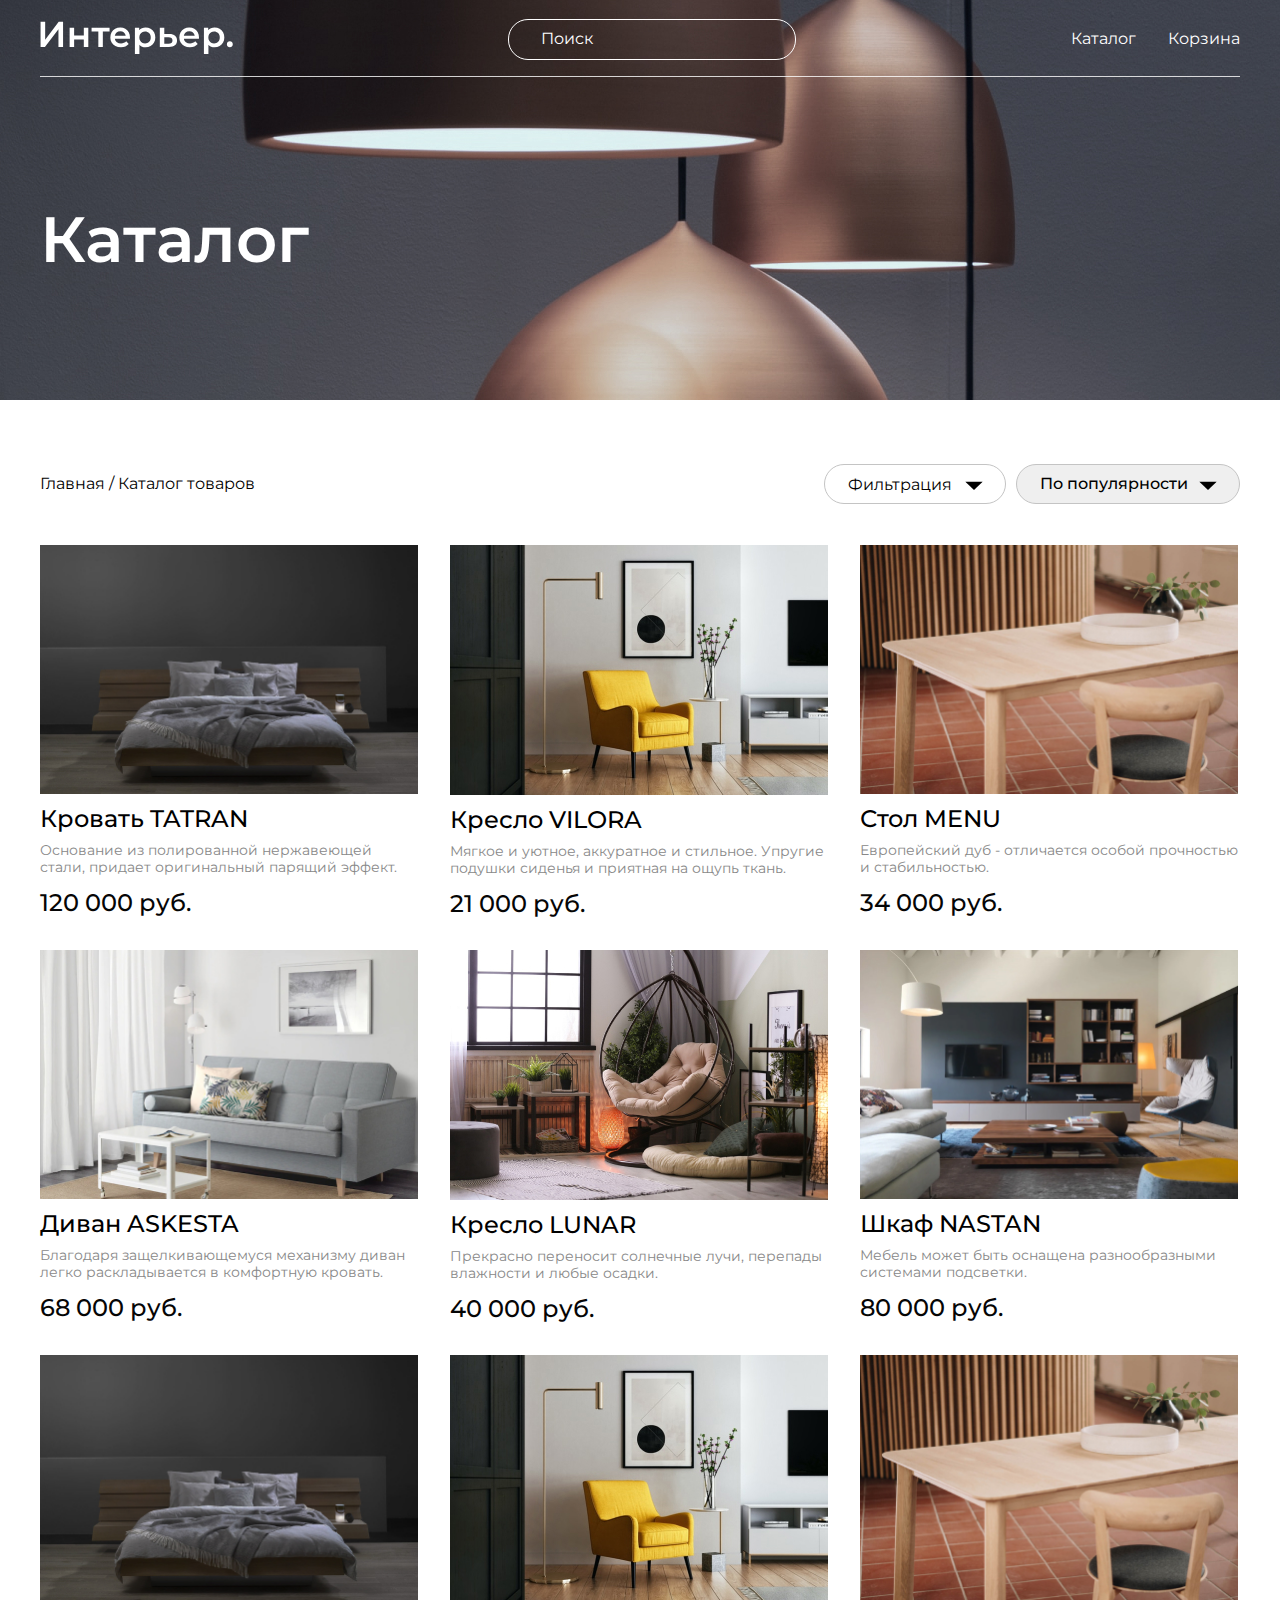
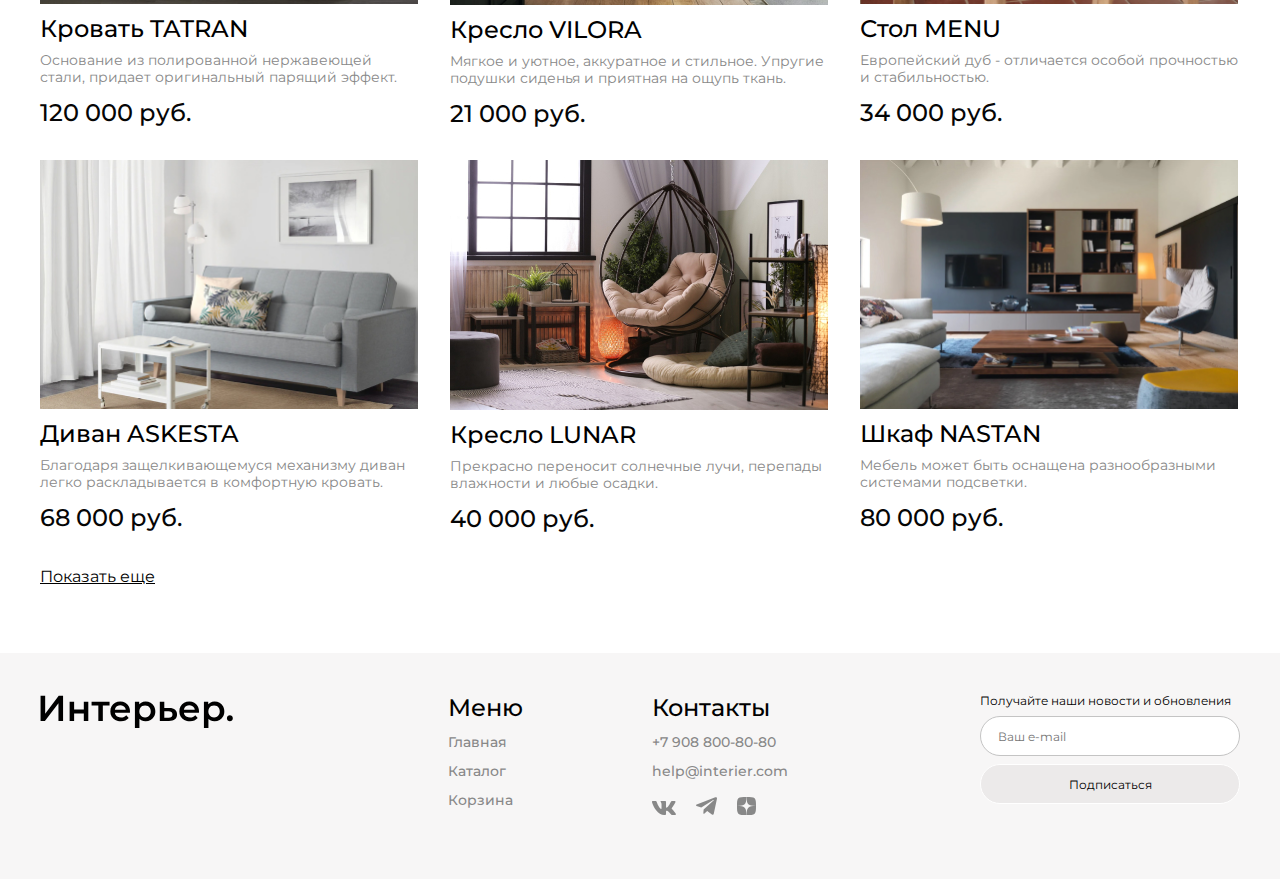
<file: catalog.html>
<!DOCTYPE html>
<html lang="en">
<head>
    <meta charset="UTF-8">
    <meta name="viewport" content="width=device-width, initial-scale=1.0">
    <title>Document</title>
    <link rel="preconnect" href="https://fonts.googleapis.com">
    <link rel="preconnect" href="https://fonts.gstatic.com" crossorigin>
    <link href="https://fonts.googleapis.com/css2?family=Montserrat:ital,wght@0,100..900;1,100..900&display=swap" rel="stylesheet">

    <link rel="stylesheet" href="style.css">
</head>
<body>
<div class="top top_mini content center">
    <header class="header" class="box"  id="top">
        <a class="logo" href="index.html"><img class="logo__img"  src="logo.svg" alt="logo"></a>
        <input placeholder="Поиск" class="header__input" type="text"  >
        <nav class="menu">
            <a class="menu__link" href="catalog.html">Каталог</a>
            <a class="menu__link" href="cart.html.html">Корзина</a>
        </nav>
        <div class="menu-mob">
                <a href=""><svg width="19.000000" height="19.000000" viewBox="0 0 19 19" fill="none" xmlns="http://www.w3.org/2000/svg" xmlns:xlink="http://www.w3.org/1999/xlink">
                    <desc>
                            Created with Pixso.
                    </desc>
                    <defs>
                        <clipPath id="clip310_614">
                            <rect id="gg:search" rx="0.000000" width="18.000000" height="18.000000" transform="translate(0.500000 0.500000)" fill="white" fill-opacity="0"/>
                        </clipPath>
                    </defs>
                    <rect id="gg:search" rx="0.000000" width="18.000000" height="18.000000" transform="translate(0.500000 0.500000)" fill="#FFFFFF" fill-opacity="0"/>
                    <g clip-path="url(#clip310_614)">
                        <path id="Vector" d="M14.5 11.42C15.48 10.15 15.95 8.55 15.8 6.94C15.65 5.34 14.89 3.85 13.68 2.79C12.48 1.72 10.91 1.16 9.3 1.21C7.69 1.26 6.16 1.92 5.02 3.06C3.88 4.2 3.21 5.73 3.16 7.34C3.11 8.95 3.68 10.52 4.74 11.73C5.81 12.94 7.3 13.69 8.9 13.84C10.51 14 12.11 13.53 13.38 12.54L13.41 12.57L16.77 15.93C16.85 16.01 16.93 16.06 17.03 16.1C17.13 16.14 17.23 16.16 17.33 16.16C17.44 16.16 17.54 16.14 17.64 16.1C17.73 16.06 17.82 16.01 17.89 15.93C17.97 15.86 18.02 15.77 18.06 15.68C18.1 15.58 18.12 15.48 18.12 15.37C18.12 15.27 18.1 15.17 18.06 15.07C18.02 14.97 17.97 14.89 17.89 14.81L14.53 11.45C14.52 11.44 14.51 11.43 14.5 11.42ZM12.85 4.18C13.3 4.62 13.66 5.14 13.9 5.72C14.14 6.3 14.27 6.92 14.27 7.54C14.28 8.17 14.15 8.79 13.91 9.37C13.68 9.95 13.33 10.48 12.88 10.92C12.44 11.37 11.91 11.72 11.33 11.96C10.75 12.19 10.13 12.32 9.5 12.31C8.88 12.31 8.26 12.18 7.68 11.94C7.1 11.7 6.58 11.34 6.14 10.89C5.26 10 4.77 8.8 4.77 7.54C4.78 6.29 5.28 5.09 6.16 4.2C7.05 3.32 8.25 2.82 9.5 2.81C10.76 2.81 11.96 3.3 12.85 4.18Z" fill="#FFFFFF" fill-opacity="1.000000" fill-rule="evenodd"/>
                        <path id="Vector" d="M16 8.15Q16.06 7.55 16 6.93Q15.94 6.3 15.77 5.72Q15.6 5.13 15.32 4.57Q15.03 4.02 14.66 3.53Q14.28 3.05 13.82 2.64Q13.35 2.23 12.82 1.92Q12.29 1.6 11.71 1.39Q11.12 1.18 10.52 1.08Q9.91 0.99 9.29 1.01Q8.67 1.03 8.07 1.16Q7.47 1.29 6.9 1.54Q6.33 1.79 5.82 2.13Q5.32 2.48 4.88 2.92Q4.43 3.36 4.09 3.86Q3.75 4.37 3.5 4.94Q3.25 5.51 3.12 6.11Q2.98 6.71 2.96 7.33Q2.94 7.96 3.04 8.56Q3.13 9.17 3.34 9.75Q3.56 10.34 3.87 10.87Q4.18 11.39 4.59 11.86Q5 12.33 5.49 12.7Q5.97 13.08 6.53 13.36Q7.08 13.64 7.67 13.81Q8.26 13.99 8.88 14.04Q9.5 14.1 10.11 14.04Q10.72 13.99 11.32 13.81Q11.92 13.64 12.47 13.36Q12.93 13.12 13.36 12.8L16.63 16.07Q16.7 16.14 16.78 16.2Q16.86 16.25 16.95 16.29Q17.04 16.33 17.14 16.35Q17.23 16.36 17.33 16.36Q17.43 16.36 17.53 16.35Q17.62 16.33 17.71 16.29Q17.8 16.25 17.88 16.2Q17.96 16.14 18.03 16.07Q18.1 16 18.16 15.92Q18.21 15.84 18.25 15.75Q18.29 15.66 18.31 15.57Q18.32 15.47 18.32 15.37Q18.32 15.27 18.31 15.18Q18.29 15.08 18.25 14.99Q18.21 14.9 18.16 14.82Q18.1 14.74 18.03 14.67L14.76 11.4Q15.08 10.97 15.32 10.51Q15.59 9.96 15.77 9.36Q15.94 8.76 16 8.15ZM14.5 11.42C15.48 10.15 15.95 8.55 15.8 6.94C15.65 5.34 14.89 3.85 13.68 2.79C12.48 1.72 10.91 1.16 9.3 1.21C7.69 1.26 6.16 1.92 5.02 3.06C3.88 4.2 3.21 5.73 3.16 7.34C3.11 8.95 3.68 10.52 4.74 11.73C5.81 12.94 7.3 13.69 8.9 13.84C10.51 14 12.11 13.53 13.38 12.54L13.41 12.57L16.77 15.93C16.85 16.01 16.93 16.06 17.03 16.1C17.13 16.14 17.23 16.16 17.33 16.16C17.44 16.16 17.54 16.14 17.64 16.1C17.73 16.06 17.82 16.01 17.89 15.93C17.97 15.86 18.02 15.77 18.06 15.68C18.1 15.58 18.12 15.48 18.12 15.37C18.12 15.27 18.1 15.17 18.06 15.07C18.02 14.97 17.97 14.89 17.89 14.81L14.53 11.45C14.52 11.44 14.51 11.43 14.5 11.42ZM12.85 4.18C13.3 4.62 13.66 5.14 13.9 5.72C14.14 6.3 14.27 6.92 14.27 7.54C14.28 8.17 14.15 8.79 13.91 9.37C13.68 9.95 13.33 10.48 12.88 10.92C12.44 11.37 11.91 11.72 11.33 11.96C10.75 12.19 10.13 12.32 9.5 12.31C8.88 12.31 8.26 12.18 7.68 11.94C7.1 11.7 6.58 11.34 6.14 10.89C5.26 10 4.77 8.8 4.77 7.54C4.78 6.29 5.28 5.09 6.16 4.2C7.05 3.32 8.25 2.82 9.5 2.81C10.76 2.81 11.96 3.3 12.85 4.18ZM13.29 5.01Q13.54 5.38 13.72 5.8Q13.89 6.22 13.98 6.65Q14.07 7.09 14.07 7.54Q14.07 8 13.99 8.44Q13.9 8.88 13.73 9.3Q13.56 9.72 13.31 10.09Q13.06 10.46 12.74 10.78Q12.42 11.1 12.05 11.35Q11.68 11.6 11.26 11.77Q10.83 11.94 10.4 12.03Q9.96 12.12 9.5 12.11Q9.05 12.11 8.61 12.02Q8.18 11.93 7.76 11.76Q7.34 11.58 6.97 11.33Q6.6 11.08 6.28 10.75Q5.96 10.43 5.72 10.06Q5.48 9.7 5.31 9.28Q5.14 8.86 5.06 8.43Q4.97 8 4.97 7.54Q4.97 7.09 5.06 6.66Q5.15 6.23 5.32 5.81Q5.5 5.4 5.74 5.03Q5.99 4.66 6.31 4.35Q6.62 4.03 6.99 3.78Q7.36 3.54 7.77 3.36Q8.19 3.19 8.62 3.1Q9.05 3.02 9.5 3.01Q9.95 3.01 10.39 3.1Q10.82 3.18 11.24 3.35Q11.66 3.52 12.02 3.76Q12.39 4 12.71 4.32Q13.04 4.64 13.29 5.01Z" fill="#FFFFFF" fill-opacity="1.000000" fill-rule="evenodd"/>
                    </g>
                </svg>
                </a>
                <a href="catalog.html"><svg width="19.199463" height="19.199951" viewBox="0 0 19.1995 19.2" fill="none" xmlns="http://www.w3.org/2000/svg" xmlns:xlink="http://www.w3.org/1999/xlink">
                    <desc>
                            Created with Pixso.
                    </desc>
                    <defs/>
                    <rect id="Rectangle 46" width="4.571429" height="4.571429" fill="#FFFFFF" fill-opacity="1.000000"/>
                    <rect id="Rectangle 41" y="7.314209" width="4.571429" height="4.571429" fill="#FFFFFF" fill-opacity="1.000000"/>
                    <rect id="Rectangle 47" y="14.628540" width="4.571429" height="4.571428" fill="#FFFFFF" fill-opacity="1.000000"/>
                    <rect id="Rectangle 48" x="7.313477" y="7.314209" width="4.571429" height="4.571429" fill="#FFFFFF" fill-opacity="1.000000"/>
                    <rect id="Rectangle 45" x="7.313477" y="14.628540" width="4.571429" height="4.571428" fill="#FFFFFF" fill-opacity="1.000000"/>
                    <rect id="Rectangle 49" x="7.313477" width="4.571429" height="4.571429" fill="#FFFFFF" fill-opacity="1.000000"/>
                    <rect id="Rectangle 42" x="14.627930" y="7.314209" width="4.571428" height="4.571429" fill="#FFFFFF" fill-opacity="1.000000"/>
                    <rect id="Rectangle 44" x="14.627930" y="14.628540" width="4.571428" height="4.571428" fill="#FFFFFF" fill-opacity="1.000000"/>
                    <rect id="Rectangle 43" x="14.627930" width="4.571428" height="4.571429" fill="#FFFFFF" fill-opacity="1.000000"/>
                </svg>
                </a>
                <a href="cart.html.html"><svg width="25.000000" height="25.000000" viewBox="0 0 25 25" fill="none" xmlns="http://www.w3.org/2000/svg" xmlns:xlink="http://www.w3.org/1999/xlink">
                    <desc>
                            Created with Pixso.
                    </desc>
                    <defs>
                        <clipPath id="clip310_618">
                            <rect id="jam:shopping-cart" rx="0.000000" width="24.000000" height="24.000000" transform="matrix(-1 0 0 1 25.5 0.5)" fill="white" fill-opacity="0"/>
                        </clipPath>
                    </defs>
                    <rect id="jam:shopping-cart" rx="0.000000" width="24.000000" height="24.000000" transform="matrix(-1 0 0 1 25.5 0.5)" fill="#FFFFFF" fill-opacity="0"/>
                    <g clip-path="url(#clip310_618)">
                        <path id="Vector" d="M14.58 20.83C15.13 20.83 15.66 20.61 16.05 20.22C16.44 19.83 16.66 19.3 16.66 18.75C16.66 18.19 16.44 17.66 16.05 17.27C15.66 16.88 15.13 16.66 14.58 16.66C14.03 16.66 13.5 16.88 13.11 17.27C12.71 17.66 12.5 18.19 12.5 18.75C12.5 19.3 12.71 19.83 13.11 20.22C13.5 20.61 14.03 20.83 14.58 20.83ZM7.29 20.83C7.84 20.83 8.37 20.61 8.76 20.22C9.15 19.83 9.37 19.3 9.37 18.75C9.37 18.19 9.15 17.66 8.76 17.27C8.37 16.88 7.84 16.66 7.29 16.66C6.73 16.66 6.2 16.88 5.81 17.27C5.42 17.66 5.2 18.19 5.2 18.75C5.2 19.3 5.42 19.83 5.81 20.22C6.2 20.61 6.73 20.83 7.29 20.83ZM20.87 6.16C21.13 6.16 21.37 6.05 21.56 5.86C21.74 5.67 21.84 5.42 21.84 5.16C21.84 4.9 21.74 4.65 21.56 4.47C21.37 4.28 21.13 4.17 20.87 4.16L19.67 4.16C18.73 4.16 17.92 4.81 17.71 5.73L16.41 11.61C16.2 12.52 15.39 13.18 14.45 13.18L6.63 13.18L5.12 7.17L14.86 7.17C15.12 7.15 15.36 7.04 15.54 6.86C15.72 6.67 15.82 6.42 15.82 6.16C15.82 5.91 15.72 5.66 15.54 5.47C15.36 5.29 15.12 5.18 14.86 5.16L5.12 5.16C4.82 5.16 4.52 5.23 4.25 5.37C3.97 5.5 3.73 5.69 3.54 5.93C3.36 6.17 3.23 6.45 3.16 6.75C3.1 7.05 3.11 7.36 3.18 7.65L4.68 13.66C4.79 14.1 5.04 14.48 5.39 14.76C5.75 15.03 6.18 15.18 6.63 15.18L14.45 15.18C15.36 15.18 16.25 14.87 16.96 14.3C17.67 13.73 18.17 12.93 18.36 12.04L19.67 6.16L20.87 6.16Z" fill="#FFFFFF" fill-opacity="1.000000" fill-rule="nonzero"/>
                    </g>
                </svg>
                </a>
            </div>         
    </header> 
       <section class="heading-big">
        <h1 class="title">Каталог</h1>
    </section>
</div>
    <section class="middle-site center">
        <nav>    
        <a class="middle-site__link" href="index.html">Главная</a>
        <b class="slash">/</b>
        <a class="middle-site__link"href="catalog.html">Каталог товаров</a></nav>
        <div class="functional">
    
            <details class="functional__one"> 
                <summary>Фильтрация</summary>
            <form class="filtering-form" action="#" method="get">
                <div class="filtering-form__content">
                    <div class="filtering-form__content-position">
                        <div class="filtering-form__content-left">
                            <fieldset class="filtering-form__content-fieldset">
                                <legend class="filtering-form__content-legend">Сроки доставки</legend>
                                <div class="radio-time">
                                    <div class="radio">
                                        <input class="radio__input" type="radio" id="any" name="today" checked value="any"/>
                                        <label class="radio__label" for="any">Неважно</label>
                                    </div>
                                    <div class="radio">    
                                      <input class="radio__input" type="radio" id="today" name="today" value="today" />
                                      <label class="radio__label" for="today">Сегодня</label>
                                  </div>
                                  <div class="radio">   
                                      <input class="radio__input" type="radio" id="tomorrow" name="today" value="tomorrow" />
                                      <label class="radio__label" for="tomorrow">Завтра</label>
                                  </div>
                                  <div class="radio">    
                                      <input class="radio__input" type="radio" id="three-days" name="today"  value="three-days" />
                                      <label class="radio__label" for="three-days">До 3 дней</label>
                                  </div>
                                  <div class="radio">   
                                      <input class="radio__input" type="radio" id="seven-days" name="today" value="seven-days" />
                                      <label class="radio__label" for="seven-days">До 7 дней</label>
                                  </div>
                                </div>
                            </fieldset>
                          <fieldset class="filtering-form__content-fieldset">
                              <legend class="filtering-form__content-legend">Цена</legend>
                              <div class="range">
                                  <span class="range__label" for="range__price">от 0 руб. до 100000 руб.</span>
                                  <div class="range__slider">
                                      <input class="range__input range__input--min" name="range_1" type="range" min="1" max="100000" value="1" />
                                      <input class="range__input range__input--max" name="range_1" type="range" min="1" max="100000" value="100000" />
                                  </div>
                              </div>
                          </fieldset>
                          <fieldset class="filtering-form__content-fieldset">
                              <legend class="filtering-form__content-legend">Цвет</legend>
                              <div class="color-options">
                                
                                      <div class="checkbox color-options__checkbox">
                                          <input class="checkbox__input" type="checkbox" id="color-white">
                                          <label class="checkbox__label checkbox__label--white" for="color-white"></label>
                                       </div>
                                       <div class="checkbox color-options__checkbox">
                                          <input class="checkbox__input" type="checkbox" id="color-black">
                                          <label class="checkbox__label checkbox__label--black" for="color-black"></label>
                                       </div>
                                       <div class="checkbox color-options__checkbox">
                                          <input class="checkbox__input" type="checkbox" id="color-gray">
                                          <label class="checkbox__label checkbox__label--gray" for="color-gray"></label>
                                       </div>
                                       <div class="checkbox color-options__checkbox">
                                          <input class="checkbox__input" type="checkbox" id="color-red">
                                          <label class="checkbox__label checkbox__label--red" for="color-red"></label>
                                       </div>
                                       <div class="checkbox color-options__checkbox">
                                          <input class="checkbox__input" type="checkbox" id="color-orange">
                                          <label class="checkbox__label checkbox__label--orange" for="color-orange"></label>
                                       </div>
                                       <div class="checkbox color-options__checkbox">
                                          <input class="checkbox__input" type="checkbox" id="color-yellow">
                                          <label class="checkbox__label checkbox__label--yellow" for="color-yellow"></label>
                                       </div>
                                       <div class="checkbox color-options__checkbox">
                                          <input class="checkbox__input" type="checkbox" id="color-green">
                                          <label class="checkbox__label checkbox__label--green" for="color-green"></label>
                                       </div>
                            
                                      <div class="checkbox color-options__checkbox">
                                          <input class="checkbox__input" type="checkbox" id="color-ligthgreen">
                                          <label class="checkbox__label checkbox__label--ligthgreen" for="color-ligthgreen"></label>
                                       </div>
                                       <div class="checkbox color-options__checkbox">
                                          <input class="checkbox__input" type="checkbox" id="color-blue">
                                          <label class="checkbox__label checkbox__label--blue" for="color-blue"></label>
                                       </div>
                                       <div class="checkbox color-options__checkbox">
                                          <input class="checkbox__input" type="checkbox" id="color-darkblue">
                                          <label class="checkbox__label checkbox__label--darkblue" for="color-darkblue"></label>
                                       </div>
                                       <div class="checkbox color-options__checkbox">
                                          <input class="checkbox__input" type="checkbox" id="color-darkpurple">
                                          <label class="checkbox__label checkbox__label--darkpurple" for="color-darkpurple"></label>
                                       </div>
                                       <div class="checkbox color-options__checkbox">
                                          <input class="checkbox__input" type="checkbox" id="color-purple">
                                          <label class="checkbox__label checkbox__label--purple" for="color-purple"></label>
                                       </div>
                                       <div class="checkbox color-options__checkbox">
                                          <input class="checkbox__input" type="checkbox" id="color-ligthpurple">
                                          <label class="checkbox__label checkbox__label--ligthpurple" for="color-ligthpurple"></label>
                                       </div>
                                       <div class="checkbox color-options__checkbox">
                                          <input class="checkbox__input" type="checkbox" id="color-pink">
                                          <label class="checkbox__label checkbox__label--pink" for="color-pink"></label>
                                       </div>
                                  
                              </div>
                          </fieldset>
                      </div>
                      <div class="filtering-form__content-rigth">
                          <fieldset class="filtering-form__content-fieldset">
                              <legend class="filtering-form__content-legend">Тип комнаты</legend>
                              
                                  <div class="room-type">
                                      <div class="checkbox">
                                          <input class="checkbox__input" type="checkbox" id="kitchen-dining" />
                                          <label class="checkbox__label" for="kitchen-dining">Кухня и столовая</label>
                                       </div>
                                       <div class="checkbox">
                                          <input class="checkbox__input" type="checkbox" id="bathroom" />
                                          <label class="checkbox__label" for="bathroom">Ванная комната</label>
                                       </div>
                                       <div class="checkbox">
                                          <input class="checkbox__input" type="checkbox" id="kids-room" />
                                          <label class="checkbox__label" for="kids-room">Детская комната</label>
                                       </div>
                                       <div class="checkbox">
                                          <input class="checkbox__input" type="checkbox" id="home-office" />
                                          <label class="checkbox__label" for="home-office">Домашний офис</label>
                                       </div>
                                       <div class="checkbox">
                                          <input class="checkbox__input" type="checkbox" id="living-room" />
                                          <label class="checkbox__label" for="living-room">Гостиная</label>
                                       </div>
                                       <div class="checkbox">
                                          <input class="checkbox__input" type="checkbox" id="hallway" />
                                          <label class="checkbox__label" for="hallway">Прихожая</label>
                                       </div>
                                       <div class="checkbox">
                                          <input class="checkbox__input" type="checkbox" id="bedroom" />
                                          <label class="checkbox__label" for="bedroom">Спальня</label>
                                       </div>
                                       <div class="checkbox">
                                          <input class="checkbox__input" type="checkbox" id="dressing-room" />
                                          <label class="checkbox__label" for="dressing-room">Гардероб</label>
                                       </div>
                                       <div class="checkbox">
                                          <input class="checkbox__input" type="checkbox" id="cottage" />
                                          <label class="checkbox__label" for="cottage">Дача</label>
                                       </div>
                                       <div class="checkbox">
                                          <input class="checkbox__input" type="checkbox" id="lighting" />
                                          <label class="checkbox__label" for="lighting">Свет</label>
                                       </div>
                                  </div>
                                  
                          </fieldset>
                      </div>
                      </div>
                      <button type="submit" class="filtering-form__button">Применить</button>
                  </div>
                  </form>
            
         </details> 
         <select class="functional__time" name="time-filter" id="">
            <option value="По популярности">По популярности</option>
            <option value="По популярности">Сперва новые</option>
          </select>
        </div>
    </section>
    <div class="product-box center">
    <div class="product-box__wrapper">
        <article class="product">
            <img src="imgcat/TATRAN.jpg" alt="Кровать TATRAN" class="product__unit">
            <h3 class="product__name">Кровать TATRAN</h3>
            <p class="product__text">Основание из полированной нержавеющей стали, придает оригинальный парящий эффект.</p>
            <span class="product__price">120 000 руб.</span>
            <div class="product__icon-basket">
               <img src="imgcat/Group 4.svg" alt="bag" width=24px>
           </div>
           <div class="product__icon-like">
               <img src="imgcat/heart_outline.svg" alt="hard" width=24px>
           </div>
        </article>
        <article class="product">
            <img src="imgcat/VILORA.jpg" alt="Кресло VILORA" class="product__unit">
            <h3 class="product__name">Кресло VILORA</h3>
            <p class="product__text">Мягкое и уютное, аккуратное и стильное. Упругие подушки сиденья и приятная на ощупь ткань.</p>
            <span class="product__price">21 000 руб.</span>
            <div class="product__icon-basket">
                <img src="imgcat/Group 4.svg" alt="bag" width=24px>
            </div>
            <div class="product__icon-like">
                <img src="imgcat/heart_outline.svg" alt="hard" width=24px>
            </div>
        </article>
        <article class="product">
            <img src="imgcat/MENU.jpg" alt="Стол MENU" class="product__unit">
            <h3 class="product__name">Стол MENU</h3>
            <p class="product__text">Европейский дуб - отличается особой прочностью и стабильностью.</p>
            <span class="product__price">34 000 руб.</span>
            <div class="product__icon-basket">
                <img src="imgcat/Group 4.svg" alt="bag" width=24px>
            </div>
            <div class="product__icon-like">
                <img src="imgcat/heart_outline.svg" alt="hard" width=24px>
            </div> 
        </article>
        <article class="product">
            <img src="imgcat/ASKESTA.jpg" alt="Диван ASKESTA" class="product__unit">
            <h3 class="product__name">Диван ASKESTA</h3>
            <p class="product__text">Благодаря защелкивающемуся механизму диван легко раскладывается в комфортную кровать.</p>
            <span class="product__price">68 000 руб.</span>
            <div class="product__icon-basket">
                <img src="imgcat/Group 4.svg" alt="bag" width=24px>
            </div>
            <div class="product__icon-like">
                <img src="imgcat/heart_outline.svg" alt="hard" width=24px>
            </div> 
        </article>
        <article class="product">
            <img src="imgcat/LUNAR.jpg" alt="Кресло LUNAR" class="product__unit">
            <h3 class="product__name">Кресло LUNAR</h3>
            <p class="product__text">Прекрасно переносит солнечные лучи, перепады влажности и любые осадки.</p>
            <span class="product__price">40 000 руб.</span>
            <div class="product__icon-basket">
                <img src="imgcat/Group 4.svg" alt="bag" width=24px>
            </div>
            <div class="product__icon-like">
                <img src="imgcat/heart_outline.svg" alt="hard" width=24px>
            </div> 
        </article>
        <article class="product">
            <img src="imgcat/Nastan.jpg" alt="Шкаф Nastan" class="product__unit">
            <h3 class="product__name">Шкаф NASTAN</h3>
            <p class="product__text">Мебель может быть оснащена разнообразными системами подсветки.</p>
            <span class="product__price">80 000 руб.</span>
            <div class="product__icon-basket">
                <img src="imgcat/Group 4.svg" alt="bag" width=24px>
            </div>
            <div class="product__icon-like">
                <img src="imgcat/heart_outline.svg" alt="hard" width=24px>
            </div> 
        </article>
        <article class="product">
            <img src="imgcat/TATRAN.jpg" alt="Кровать TATRAN" class="product__unit">
            <h3 class="product__name">Кровать TATRAN</h3>
            <p class="product__text">Основание из полированной нержавеющей стали, придает оригинальный парящий эффект.</p>
            <span class="product__price">120 000 руб.</span>
            <div class="product__icon-basket">
                <img src="imgcat/Group 4.svg" alt="bag" width=24px>
            </div>
            <div class="product__icon-like">
                <img src="imgcat/heart_outline.svg" alt="hard" width=24px>
            </div> 
        </article>
        <article class="product">
            <img src="imgcat/VILORA.jpg" alt="Кресло VILORA" class="product__unit">
            <h3 class="product__name">Кресло VILORA</h3>
            <p class="product__text">Мягкое и уютное, аккуратное и стильное. Упругие подушки сиденья и приятная на ощупь ткань.</p>
            <span class="product__price">21 000 руб.</span>
            <div class="product__icon-basket">
                <img src="imgcat/Group 4.svg" alt="bag" width=24px>
            </div>
            <div class="product__icon-like">
                <img src="imgcat/heart_outline.svg" alt="hard" width=24px>
            </div> 
        </article>
        <article class="product">
            <img src="imgcat/MENU.jpg" alt="Стол MENU" class="product__unit">
            <h3 class="product__name">Стол MENU</h3>
            <p class="product__text">Европейский дуб - отличается особой прочностью и стабильностью.</p>
            <span class="product__price">34 000 руб.</span>
            <div class="product__icon-basket">
                <img src="imgcat/Group 4.svg" alt="bag" width=24px>
            </div>
            <div class="product__icon-like">
                <img src="imgcat/heart_outline.svg" alt="hard" width=24px>
            </div> 
        </article>
        <article class="product">
            <img src="imgcat/ASKESTA.jpg" alt="Диван ASKESTA" class="product__unit">
            <h3 class="product__name">Диван ASKESTA</h3>
            <p class="product__text">Благодаря защелкивающемуся механизму диван легко раскладывается в комфортную кровать.</p>
            <span class="product__price">68 000 руб.</span>
            <div class="product__icon-basket">
                <img src="imgcat/Group 4.svg" alt="bag" width=24px>
            </div>
            <div class="product__icon-like">
                <img src="imgcat/heart_outline.svg" alt="hard" width=24px>
            </div> 
        </article>
        <article class="product">
            <img src="imgcat/LUNAR.jpg" alt="Кресло LUNAR" class="product__unit">
            <h3 class="product__name">Кресло LUNAR</h3>
            <p class="product__text">Прекрасно переносит солнечные лучи, перепады влажности и любые осадки.</p>
            <span class="product__price">40 000 руб.</span>
            <div class="product__icon-basket">
                <img src="imgcat/Group 4.svg" alt="bag" width=24px>
            </div>
            <div class="product__icon-like">
                <img src="imgcat/heart_outline.svg" alt="hard" width=24px>
            </div> 
        </article>
        <article class="product">
            <img src="imgcat/Nastan.jpg" alt="Шкаф NASTAN" class="product__unit">
            <h3 class="product__name">Шкаф NASTAN</h3>
            <p class="product__text">Мебель может быть оснащена разнообразными системами подсветки.</p>
            <span class="product__price">80 000 руб.</span>
            <div class="product__icon-basket">
                <img src="imgcat/Group 4.svg" alt="bag" width=24px>
            </div>
            <div class="product__icon-like">
                <img src="imgcat/heart_outline.svg" alt="hard" width=24px>
            </div> 
        </article>
    </div>
    
</div>    
     <div class="footer-link center" >
        <a href="about.html" class="footer-link__text">Показать еще</a>
    </div>






    <footer class="footer center">
        <a class="footer__logo" href="index.html"><img src="footer logo.svg" alt="logo"></a>
        
        <div class="footer__content">
          <div class="footer__info">
             <div class="footer__menu-box">   
                 <h4 class="footer__title">Меню</h4>
                    <nav class="footer__menu">
                     <a class="footer__link1" href="index.html">Главная</a> 
                     <a class="footer__link1" href="catalog.html">Каталог</a>
                     <a class="footer__link1" href="cart.html.html">Корзина</a>
                    </nav>
                    
            </div>
         <div class="footer__item">
            
                  <h4 class="footer__contacts">Контакты</h4>
                  <a class="footer__link2" href="tel:+79088008080">+7 908 800-80-80</a>
                  <a class="footer__link2" href="help@interier.com">help@interier.com</a>
           <div class="footer__icons">
             <a href="Images/vk.svg"><img src="vk.svg"alt="vk"></a>
             <a href="Images/telegram.svg"><img src="telegram.svg" alt="telegram"></a>
             <a href="Images/dzen"><img src="dzen.svg" alt="dzen"></a> 
              </div> 
             
            </div>
        </div>
    <div class="footer-form">
     <form class="footer-form__registration" action="#">
       <p class="footer-form__news">Получайте наши новости и обновления</p>
       <input placeholder = "Ваш e-mail" class="footer-form__email"  type="email">
       <button class="footer-form__subscribe">Подписаться</button>
    </div>
     </form>
    </footer>

</body>
</html>
</file>
<file: style.css>
@charset "UTF-8";
* {
  margin: 0;
  padding: 0;
}

a:hover {
  text-decoration: underline;
}

body {
  font-family: "Montserrat", sans-serif;
}

.center {
  padding-left: calc(50% - 600px);
  padding-right: calc(50% - 600px);
}

.header__input {
  width: 288px;
  height: 41px;
  border: 1px solid #ffffff;
  box-sizing: border-box;
  border-radius: 20px;
  background-color: transparent;
  outline: none;
  color: rgb(255, 255, 255);
  font-size: 16px;
  font-weight: 400;
  line-height: 20px;
  letter-spacing: 0%;
  text-align: left;
}

.header__input::-moz-placeholder {
  font-family: "Montserrat";
  color: #ffffff;
  padding-left: 32px;
  padding-right: 32px;
  box-sizing: border-box;
}

.header__input::placeholder {
  font-family: "Montserrat";
  color: #ffffff;
  padding-left: 32px;
  padding-right: 32px;
  box-sizing: border-box;
}

.top {
  height: 735px;
  background-image: url(./img/fon\ top.jpg);
  background-repeat: no-repeat;
  background-position: center;
  background-size: cover;
}

.menu {
  display: flex;
  gap: 32px;
  position: relative;
  padding: 29px 0px;
}
.menu__link {
  color: rgb(255, 255, 255);
  font-family: "Montserrat";
  font-size: 16px;
  font-weight: 400;
  line-height: 20px;
  letter-spacing: 0%;
  text-align: left;
  text-decoration: none;
}
.menu-mob {
  display: none;
}

.menu__link {
  color: rgb(255, 255, 255);
  font-family: "Montserrat";
  font-size: 16px;
  font-weight: 400;
  line-height: 20px;
  letter-spacing: 0%;
  text-align: left;
  text-decoration: none;
}

.menu:hover .menu__link + .basket, .basket:hover {
  display: block;
}

.basket {
  position: absolute;
  display: none;
  background: #FFFFFF;
  padding: 40px 48px 40px 48px;
  right: 0px;
  top: 69px;
}

.basket__item {
  border-top: 0.5px solid rgb(202, 205, 216);
  padding-top: 25px;
  padding-bottom: 32px;
  display: flex;
  justify-content: space-between;
  align-items: flex-start;
}

.basket__item1 {
  padding-bottom: 25px;
  display: flex;
  justify-content: space-between;
  align-items: flex-start;
}

.basket__item2 {
  border-top: 0.5px solid rgb(202, 205, 216);
  padding-top: 25px;
  display: flex;
  justify-content: space-between;
  align-items: flex-start;
}

.basket__left {
  display: flex;
  gap: 32px;
}

.basket__image {
  height: 144px;
  width: 144px;
}

.basket__info {
  width: 276px;
  display: flex;
  flex-direction: column;
  gap: 14px;
}

.basket__name {
  color: rgb(0, 0, 0);
  font-family: "Montserrat";
  font-size: 24px;
  font-weight: 500;
  line-height: 29px;
  letter-spacing: 0px;
  text-align: left;
}

.basket__price {
  color: rgb(5, 5, 5);
  font-family: Montserrat;
  font-size: 16px;
  font-weight: 500;
  line-height: 20px;
  letter-spacing: 0%;
  margin-bottom: 35px;
}

.basket__text {
  color: rgb(136, 136, 136);
  font-family: Montserrat;
  font-size: 14px;
  font-weight: 400;
  line-height: 17px;
  letter-spacing: 0%;
  text-align: left;
}

.basket-total {
  display: flex;
  flex-direction: row;
  align-content: center;
  justify-content: space-between;
  margin-top: 24px;
  align-items: center;
}

.basket-total__batton {
  font-family: "Montserrat";
  box-sizing: border-box;
  border: 1px solid rgb(4, 4, 4);
  border-radius: 20px;
  width: 207px;
  height: 40px;
  background-color: transparent;
  font-size: 16px;
}

.basket-total__sum {
  color: rgb(0, 0, 0);
  font-size: 24px;
  font-weight: 500;
  line-height: 150%;
  letter-spacing: -3%;
  text-align: center;
}

.basket__link-text {
  color: rgb(0, 0, 0);
  font-family: Montserrat;
  font-size: 14px;
  font-weight: 400;
  line-height: 210%;
  letter-spacing: 0px;
  text-align: center;
  text-decoration-line: underline;
}

.basket__link-del {
  color: rgb(0, 0, 0);
  font-family: Montserrat;
  font-size: 14px;
  font-weight: 400;
  line-height: 210%;
  letter-spacing: 0px;
  text-align: center;
  text-decoration-line: underline;
  margin-left: 24px;
}

.basket__amount {
  border-radius: 6px;
  border: none;
  background: rgb(247, 246, 246);
  width: 71px;
  height: 51px;
  color: rgb(0, 0, 0);
  font-family: Montserrat;
  font-size: 14px;
  font-weight: 600;
  line-height: 210%;
  letter-spacing: 0px;
  text-align: center;
}

.for-box {
  padding-top: 64px;
}

.heading {
  color: rgb(0, 0, 0);
  font-family: Montserrat;
  font-size: 48px;
  font-weight: 600;
  line-height: 59px;
  letter-spacing: 0%;
  text-align: center;
  display: flex;
}

.for {
  margin-top: 32px;
  display: grid;
  gap: 32px;
  grid-template-columns: repeat(12, 1fr);
}

.for__item {
  height: 415px;
  grid-column: span 4;
  color: rgb(255, 255, 255);
  font-size: 34px;
  font-weight: 600;
  line-height: 41px;
  display: flex;
  justify-content: center;
  align-items: center;
}

.for__item_big {
  grid-column: span 6;
}

.for__item_1 {
  background-image: url(./img/rest.jpg);
}

.for__item_2 {
  background-image: url(./img/work.jpg);
}

.for__item_3 {
  background-image: url(./img/cuisine.jpg);
}

.for__item_4 {
  background-image: url(./img/children.jpg);
}

.for__item_5 {
  background-image: url(./img/bathroom.jpg);
}

.header {
  height: 76px;
  border-bottom: 0.5px solid rgba(255, 255, 255, 0.8);
  display: flex;
  flex-wrap: wrap;
  align-items: center;
  justify-content: space-between;
}

.title {
  font-family: "Montserrat", sans-serif;
  color: rgb(255, 255, 255);
  font-weight: 600;
  font-size: 64px;
  line-height: 70px;
  margin-top: 64px;
  margin-bottom: 16px;
  text-align: left;
  letter-spacing: 0%;
  max-width: 792px;
}

.link {
  color: rgb(255, 255, 255);
  font-family: "Montserrat";
  font: inherit;
  font-size: 16px;
  font-weight: 400;
  line-height: 24px;
  letter-spacing: 0%;
  text-align: left;
  text-decoration-line: underline;
}

.top__text {
  color: rgb(255, 255, 255);
  font-family: "Montserrat";
  font: inherit;
  font-size: 24px;
  font-weight: 400;
  line-height: 32px;
  letter-spacing: 0%;
  text-align: left;
  margin-bottom: 16px;
}

.product-box__title {
  color: rgb(0, 0, 0);
  font-family: "Montserrat";
  font-size: 48px;
  font-weight: 600;
  line-height: 59px;
  letter-spacing: 0%;
  text-align: left;
  padding-top: 64px;
}

.product-box__wrapper {
  flex-wrap: wrap;
  display: flex;
  -moz-column-gap: 32px;
       column-gap: 32px;
  row-gap: 32px;
  margin-top: 32px;
}

.product {
  width: 378px;
  display: flex;
  flex-direction: column;
}

.product__name {
  color: rgb(0, 0, 0);
  font-family: "Montserrat";
  font-size: 24px;
  font-weight: 500;
  line-height: 29px;
  letter-spacing: 0%;
  text-align: left;
  margin-top: 10px;
  margin-bottom: 9px;
}

.product__unit {
  width: 100%;
}

.product__box_prise {
  display: flex;
  gap: 32px;
}

.unit {
  color: rgb(0, 0, 0);
  font-family: "Montserrat";
  font-size: 24px;
  font-weight: 500;
  line-height: 29px;
  letter-spacing: 0%;
  text-align: left;
}

.product-cotalog {
  flex-wrap: wrap;
  display: flex;
  gap: 32px;
  margin-top: 32px;
}

.product__text {
  color: rgb(136, 136, 136);
  font-family: "Montserrat";
  font-size: 14px;
  font-weight: 400;
  line-height: 17px;
  letter-spacing: 0%;
  text-align: left;
  margin-bottom: 12px;
}

.product__price {
  font-weight: 500;
  font-size: 24px;
  line-height: 29px;
  color: #050505;
}

.product__discounted {
  font-weight: 500;
  font-size: 24px;
  line-height: 29px;
  text-decoration-line: line-through;
  color: #888888;
  margin-left: 32px;
}

.footer__logo {
  color: rgb(0, 0, 0);
  font-size: 36px;
  font-weight: 600;
  line-height: 44px;
  letter-spacing: 0%;
}

.position-footer__cotalog {
  padding-bottom: 64px;
  display: flex;
  justify-content: center;
}

.footer__cotalog {
  color: rgb(0, 0, 0);
  font-family: "Montserrat";
  font-size: 16px;
  font-weight: 400;
  line-height: 24px;
  letter-spacing: 0%;
  text-align: left;
  text-decoration-line: underline;
  padding-right: 1043px;
  padding-left: 2px;
  padding-top: 63px;
}

.footer {
  background-color: rgb(247, 246, 246);
  display: flex;
  justify-content: space-between;
  padding-top: 40px;
  padding-bottom: 58px;
}

.footer__menu {
  font-weight: 500;
  font-size: 24px;
  line-height: 29px;
  color: #000000;
  display: flex;
  flex-direction: column;
  margin-top: 12px;
}

.footer__menu-box {
  display: flex;
  flex-direction: column;
  flex-wrap: nowrap;
}

.footer__link {
  font-weight: 500;
  font-size: 14px;
  line-height: 17px;
  color: #888888;
  text-decoration: none;
}

.footer__title {
  color: rgb(0, 0, 0);
  font-family: "Montserrat";
  font-size: 24px;
  font-weight: 500;
  line-height: 29px;
  letter-spacing: 0%;
  text-align: left;
}

.footer-form__email {
  background: #FFFFFF;
  border: 1px solid rgb(196, 196, 196);
  box-sizing: border-box;
  border-radius: 20px;
  font-weight: normal;
  font-size: 12px;
  line-height: 15px;
  color: #c4c4c4;
  width: 260px;
  height: 40px;
  font-family: inherit;
  padding-left: 17px;
  padding-right: 17px;
}

.footer-form__subscribe {
  background: rgba(222, 215, 215, 0.41);
  font-family: "Montserrat";
  font: inherit;
  border: 1px solid #FFFFFF;
  box-sizing: border-box;
  border-radius: 20px;
  width: 260px;
  height: 40px;
  font-size: 12px;
  line-height: 15px;
  color: #000000;
}

.footer__content {
  width: 792px;
  display: flex;
  justify-content: space-between;
  flex-wrap: wrap;
}

.footer__link1 {
  color: rgb(136, 136, 136);
  font-size: 14px;
  font-weight: 500;
  line-height: 17px;
  letter-spacing: 0%;
  text-align: left;
  text-decoration: none;
  margin-bottom: 12px;
}

.footer__link2 {
  font-weight: 500;
  font-size: 14px;
  line-height: 17px;
  color: rgb(136, 136, 136);
  text-decoration: none;
}

.footer__info {
  font-size: 24px;
  display: flex;
  gap: 129px;
}

.footer__item {
  display: flex;
  flex-direction: column;
  flex-wrap: nowrap;
  justify-content: space-between;
  gap: 12px;
}

.menu__text {
  color: rgb(0, 0, 0);
  font-family: "Montserrat";
  font-size: 24px;
  font-weight: 500;
  line-height: 29px;
  letter-spacing: 0%;
  text-align: left;
}

.footer__icons {
  display: flex;
  align-items: center;
  gap: 20px;
}

.footer-form__registration {
  display: flex;
  flex-direction: column;
  row-gap: 8px;
}

.footer__contacts {
  color: rgb(0, 0, 0);
  font-family: "Montserrat";
  font-size: 24px;
  font-weight: 500;
  line-height: 29px;
  letter-spacing: 0%;
  text-align: left;
}

.footer-form__news {
  color: rgb(0, 0, 0);
  font-family: "Montserrat";
  font-size: 12px;
  font-weight: 400;
  line-height: 15px;
  letter-spacing: 0%;
  text-align: left;
}

.top_mini {
  background-image: url(imgcat/foncat.jpg);
  height: 400px;
}

.middle-site__link {
  color: rgb(0, 0, 0);
  font-family: Montserrat;
  font-size: 16px;
  font-weight: 400;
  line-height: 32px;
  letter-spacing: 0%;
  text-align: left;
  text-decoration: none;
}

.middle-site {
  display: flex;
  justify-content: space-between;
  align-items: center;
  margin-top: 64px;
  margin-bottom: 41px;
}

.slash {
  font-weight: 400;
  font-size: 16px;
  line-height: 32px;
  letter-spacing: 0%;
}

.functional {
  display: flex;
  justify-content: right;
  position: relative;
}

.functional__one {
  font-family: "Montserrat";
  box-sizing: border-box;
  border: 1px solid rgb(196, 196, 196);
  border-radius: 20px;
  width: 182px;
  height: 40px;
  color: rgb(0, 0, 0);
  font-size: 16px;
  letter-spacing: 0%;
  text-align: left;
  -webkit-appearance: none;
     -moz-appearance: none;
          appearance: none;
  padding-left: 23px;
  padding-right: 23px;
  background-image: url(imgcat/Polygon\ 1.svg);
  background-repeat: no-repeat;
  background-position: calc(100% - 22px) 16px;
}

summary {
  display: block;
  margin-top: 10px;
}

summary::-webkit-details-marker {
  display: none;
}

summary {
  content: "▶";
  padding-right: 0.5em;
}

.functional__time {
  font-family: "Montserrat";
  box-sizing: border-box;
  border: 1px solid rgb(196, 196, 196);
  border-radius: 20px;
  width: 224px;
  height: 40px;
  color: rgb(0, 0, 0);
  font-size: 16px;
  font-weight: 500;
  line-height: 20px;
  letter-spacing: 0%;
  text-align: left;
  -webkit-appearance: none;
     -moz-appearance: none;
          appearance: none;
  padding-left: 23px;
  padding-right: 23px;
  background-image: url(imgcat/Polygon\ 1.svg);
  background-repeat: no-repeat;
  background-position: calc(100% - 22px) 16px;
  margin-left: 10px;
}

.filtering-form {
  position: absolute;
  z-index: 1;
  right: 280px;
  display: flex;
  flex-direction: row;
  align-items: flex-start;
  justify-content: flex-start;
  gap: 65px;
  padding: 40px 48px 40px 48px;
  box-shadow: 0px 4px 67px -12px rgba(0, 0, 0, 0.32);
  background: rgb(255, 255, 255);
}

.absolute-element {
  position: absolute;
  top: 50px;
  left: 100px;
}

.filtering-form__content {
  font-family: "Montserrat";
  position: static;
  display: flex;
  flex-direction: column;
  align-items: center;
  gap: 36px;
}

.filtering-form__content-position {
  position: static;
  width: 445.5px;
  display: flex;
  flex-direction: row;
  justify-content: flex-start;
  align-items: flex-start;
  gap: 65px;
}

.filtering-form__content-left {
  position: static;
  width: 190.5px;
  display: flex;
  flex-direction: column;
  gap: 32px;
  padding: 0px;
}

.filtering-form__content-fieldset {
  border: none;
}

.filtering-form__content-legend {
  margin-bottom: 14px;
  color: rgb(5, 5, 5);
  font-size: 16px;
  font-weight: 500;
  line-height: 20px;
  letter-spacing: 0%;
  text-align: left;
}

.radio {
  display: flex;
  align-items: center;
  gap: 10px;
}

.radio__input {
  display: none;
}

.radio-time {
  display: flex;
  flex-direction: column;
  gap: 14px;
}

.radio__label {
  display: flex;
  align-items: center;
  cursor: pointer;
  position: relative;
  padding-left: 30px;
  font-size: 14px;
}

input[type=radio] + label::before {
  box-sizing: border-box;
  content: "";
  position: absolute;
  left: 0;
  top: 1px;
  width: 15px;
  height: 15px;
  border: 1px solid rgb(136, 136, 136);
  border-radius: 50px;
  background-color: #fff;
  background-position: center;
}

input[type=radio]:checked + label::before {
  background-image: url(imgcat/checkmark.svg);
  background-repeat: no-repeat;
  background-position: center;
}

.range__label {
  color: rgb(0, 0, 0);
  font-size: 14px;
  font-weight: 400;
  line-height: 17px;
  letter-spacing: 0%;
  text-align: left;
}

.checkbox__label {
  color: rgb(0, 0, 0);
  position: relative;
  padding-left: 29px;
  font-size: 14px;
  display: flex;
  align-items: center;
  cursor: pointer;
  white-space: nowrap;
}

.color-options__checkbox {
  width: 15px;
  height: 15px;
}

.checkbox__label::before {
  content: "";
  display: inline-block;
  width: 14px;
  height: 14px;
  border: 1px solid #888888;
  position: absolute;
  left: 0;
  background-color: #fff;
}

.checkbox__input:checked + .checkbox__label::before {
  background-image: url(imgcat/checkmark.svg);
  background-repeat: no-repeat;
  background-position: center;
  border-color: #000;
}

.range {
  display: flex;
  flex-direction: column;
  gap: 14px;
}

.range__slider {
  display: inline-block;
  position: static;
  width: 190.5px;
  height: 2px;
  margin: 14px 0px;
  border: 1px solid rgb(0, 0, 0);
  position: static;
  width: 190.5px;
  height: 0;
  border: 1px solid rgb(0, 0, 0);
}

.range__input {
  position: absolute;
  width: 190.5px;
  height: 8px;
}

.range__input,
.range__input::-webkit-slider-runnable-track,
.range__input::-webkit-slider-thumb {
  -webkit-appearance: none;
  background: none;
}

.range__input::-webkit-slider-runnable-track {
  display: inline-block;
  position: static;
  width: 190.5px;
  height: 8px;
  margin: 14px 0px;
  color: rgb(0, 0, 0);
}

.range__input::-webkit-slider-thumb {
  position: relative;
  height: 8px;
  width: 8px;
  margin-top: -4px;
  background: #000;
  border: 1px solid #000;
  border-radius: 50px;
  cursor: pointer;
  z-index: 1;
}

.range__input::-webkit-slider-thumb:active {
  cursor: grabbing;
}

.checkbox__for {
  position: static;
  width: 154px;
  height: 296px;
}

.checkbox__input {
  width: 15px;
  height: 15px;
  cursor: pointer;
}

.checkbox__color-top,
.checkbox__color-botton {
  display: flex;
  gap: 14px;
}

/*   .checkbox__label--color {
    display: none;
  } */
.color-options {
  display: flex;
  flex-wrap: wrap;
  gap: 14px;
}

.checkbox__input {
  display: none;
}

.checkbox-label {
  display: flex;
  align-items: center;
  cursor: pointer;
  position: relative;
  font-size: 14px;
  padding: 10px;
}

.checkbox-label::before {
  content: "";
  display: inline-block;
  width: 14px;
  height: 14px;
  border: 1px solid #888888;
  position: absolute;
  left: 0;
  background-color: #fff;
}

.checkbox__input:checked + .checkbox-label::before {
  background-image: url(imgcat/checkmark.svg);
  background-repeat: no-repeat;
  background-position: center;
  border-color: #000;
}

.checkbox__label--white::before {
  background-color: #fff;
  border-color: #808080;
}

.checkbox__label--black::before {
  background-color: #000;
  border-color: #000;
}

.checkbox__label--gray::before {
  background-color: #737373;
  border-color: #737373;
}

.checkbox__label--red::before {
  background-color: #f00;
  border-color: #f00;
}

.checkbox__label--orange::before {
  background-color: #ffaa00;
  border-color: #ff9100;
}

.checkbox__label--yellow::before {
  background-color: #ff0;
  border-color: #ff0;
}

.checkbox__label--green::before {
  background-color: #008000;
  border-color: #008000;
}

.checkbox__label--ligthgreen::before {
  background-color: #40e0d0;
  border-color: #40e0d0;
}

.checkbox__label--blue::before {
  background-color: #009fe3;
  border-color: #009fe3;
}

.checkbox__label--darkblue::before {
  background-color: #00f;
  border-color: #00f;
}

.checkbox__label--darkpurple::before {
  background-color: #800080;
  border-color: #800080;
}

.checkbox__label--purple::before {
  background-color: #8a2be2;
  border-color: #8a2be2;
}

.checkbox__label--ligthpurple::before {
  background-color: #d89aff;
  border-color: #d89aff;
}

.checkbox__label--pink::before {
  background-color: #ff1493;
  border-color: #ff1493;
}

.checkbox__input:checked + .checkbox__label--black::before,
.checkbox__input:checked + .checkbox__label--blue::before,
.checkbox__input:checked + .checkbox__label--purple::before {
  background-image: url(imgcat/checkmark-white.svg);
}

.filtering-form__content-rigth {
  position: static;
  width: 190px;
  height: 330px;
}

.room-type {
  position: static;
  width: 154px;
  height: 296px;
  display: flex;
  flex-direction: column;
  align-items: flex-start;
  gap: 14px;
  flex: none;
}

.filtering-form__button {
  font-family: "Montserrat";
  font-size: 16px;
  position: relative;
  width: 190px;
  display: flex;
  flex-direction: row;
  justify-content: center;
  align-items: self-start;
  align-self: flex-end;
  gap: 10;
  padding: 10px 76px 10px 76px;
  box-sizing: border-box;
  border: 1px solid rgb(4, 4, 4);
  border-radius: 20px;
  background: transparent;
  color: black;
}

.popular-button {
  font-weight: 500;
  text-align: start;
  width: 227px;
  border-color: #c4c4c4;
  background-image: url(imgcat/arrow.svg);
  background-repeat: no-repeat;
  background-position: right 20px center;
  -webkit-appearance: none;
     -moz-appearance: none;
          appearance: none;
}

.product__icon-basket {
  display: none;
  position: absolute;
  margin-left: 300px;
  margin-top: 13px;
  width: 20px;
  width: 18.17px;
  height: 21.08px;
}

.product:hover .product__icon-basket {
  display: block;
}

.product__icon-like {
  display: none;
  position: absolute;
  margin-left: 347px;
  margin-top: 13px;
  width: 20px;
}

.product:hover .product__icon-like {
  display: block;
}

.footer-link {
  margin-top: 32px;
  margin-bottom: 64px;
}

.footer-link__text {
  font-family: Montserrat;
  font-weight: 400;
  font-size: 16px;
  line-height: 24px;
  letter-spacing: 0%;
  color: #000;
}

.top-cart {
  height: 400px;
  background-image: url(imgcart/topcart.jpg);
  background-size: cover;
  background-position: center;
  background-repeat: no-repeat;
}

.heading-big {
  font-size: 64px;
  font-weight: 600;
  line-height: 70px;
  text-align: left;
  margin-top: 127px;
  color: #FFFFFF;
}

.cart {
  display: grid;
  grid-template-columns: repeat(12, 1fr);
  gap: 32px;
  margin-top: 64px;
}
.cart__name-box {
  display: flex;
  justify-content: space-between;
  padding-bottom: 14px;
}
.cart__item {
  border-top: 0.5px solid rgb(202, 205, 216);
  padding-top: 25px;
  padding-bottom: 32px;
  display: flex;
  justify-content: space-between;
  align-items: flex-start;
}
.cart__left {
  display: flex;
  gap: 32px;
}
.cart__image {
  height: 173px;
  width: 173px;
}
.cart__info {
  width: 276px;
  display: flex;
  flex-direction: column;
  gap: 14px;
}
.cart__name {
  color: rgb(0, 0, 0);
  font-family: "Montserrat";
  font-size: 24px;
  font-weight: 500;
  line-height: 29px;
  letter-spacing: 0px;
  text-align: left;
}
.cart__price {
  color: rgb(5, 5, 5);
  font-family: Montserrat;
  font-size: 16px;
  font-weight: 500;
  line-height: 20px;
  letter-spacing: 0%;
}
.cart__text {
  color: rgb(136, 136, 136);
  font-family: Montserrat;
  font-size: 14px;
  font-weight: 400;
  line-height: 17px;
  letter-spacing: 0%;
  text-align: left;
}
.cart__link-text {
  color: rgb(0, 0, 0);
  font-family: Montserrat;
  font-size: 14px;
  font-weight: 400;
  line-height: 210%;
  letter-spacing: 0px;
  text-align: center;
  text-decoration-line: underline;
}
.cart__link-del {
  color: rgb(0, 0, 0);
  font-family: Montserrat;
  font-size: 14px;
  font-weight: 400;
  line-height: 210%;
  letter-spacing: 0px;
  text-align: center;
  text-decoration-line: underline;
  margin-left: 30px;
}
.cart__amount {
  border-radius: 6px;
  border: none;
  background: rgb(247, 246, 246);
  width: 71px;
  height: 51px;
  color: rgb(0, 0, 0);
  font-family: Montserrat;
  font-size: 14px;
  font-weight: 600;
  line-height: 210%;
  letter-spacing: 0px;
  text-align: center;
}
.cart__form {
  border-radius: 20px;
  background: rgb(247, 246, 246);
  height: 556px;
  grid-column: span 4;
}
.cart__content {
  grid-column: span 8;
}
.cart__order {
  display: flex;
  flex-direction: column;
  align-items: center;
  margin-top: 42px;
  color: rgb(0, 0, 0);
  font-family: Montserrat;
  font-size: 24px;
  font-weight: 700;
  line-height: 29px;
  letter-spacing: 0px;
  text-align: center;
}
.cart__order-form {
  width: 288px;
  height: 143px;
  display: flex;
  flex-direction: column;
  flex-wrap: nowrap;
  justify-content: space-between;
  margin-top: 35px;
  margin-bottom: 64px;
  margin-left: 27px;
}
.cart__order-text::-moz-placeholder {
  color: rgb(0, 0, 0);
  font-family: Montserrat;
  font-size: 14px;
  font-weight: 400;
  line-height: 17px;
  letter-spacing: 0px;
}
.cart__order-text::placeholder {
  color: rgb(0, 0, 0);
  font-family: Montserrat;
  font-size: 14px;
  font-weight: 400;
  line-height: 17px;
  letter-spacing: 0px;
}
.cart__order-text {
  font-family: Montserrat;
  font-size: 14px;
  font-weight: 400;
  line-height: 17px;
  border: none;
  border-bottom: 1px solid rgb(202, 205, 216);
  background: none;
}
.cart__sum-text {
  color: rgb(0, 0, 0);
  font-family: Montserrat;
  font-size: 24px;
  font-weight: 500;
  line-height: 29px;
  letter-spacing: 0px;
  text-align: center;
}
.cart__batton {
  font-family: "Montserrat";
  box-sizing: border-box;
  border: 1px solid rgb(4, 4, 4);
  border-radius: 20px;
  width: 290px;
  height: 49px;
  margin-top: 18px;
  margin-left: 45px;
  background-color: transparent;
  font-size: 16px;
}

.push {
  display: flex;
  margin-top: 18px;
}
.push__cart-batton1 {
  width: 200px;
  height: 37px;
  left: 121px;
  top: 983px;
  color: rgb(2, 2, 2);
  font-family: Montserrat;
  border: 1px solid rgb(4, 4, 4);
  font-size: 14px;
  font-weight: 400;
  line-height: 17px;
  letter-spacing: 0px;
  text-align: center;
  background-color: transparent;
  border-radius: 20px;
}
.push__cart-batton2 {
  width: 200px;
  height: 37px;
  left: 121px;
  top: 983px;
  color: rgb(2, 2, 2);
  font-family: Montserrat;
  border: 1px solid rgb(4, 4, 4);
  font-size: 14px;
  font-weight: 400;
  line-height: 17px;
  letter-spacing: 0px;
  text-align: center;
  background-color: transparent;
  border-radius: 20px;
  margin-left: 7px;
}

.product__icon-basket {
  position: absolute;
  margin-left: 300px;
  margin-top: 13px;
  width: 20px;
  width: 18.17px;
  height: 21.08px;
}
.product__icon-like {
  position: absolute;
  margin-left: 347px;
  margin-top: 13px;
  width: 20px;
}

@media (max-width: 1024px) {
  .center {
    padding-left: calc(50% - 393px);
    padding-right: calc(50% - 393px);
  }
  .for__item {
    height: 268px;
  }
  .product-box__wrapper {
    -moz-column-gap: 29px;
         column-gap: 29px;
    row-gap: 39px;
  }
  .footer__logo {
    display: none;
  }
  .filtering-form {
    right: 23px;
  }
  .cart {
    display: grid;
    grid-template-columns: min-content;
  }
  .cart__batton {
    width: 289px;
    height: 41px;
  }
  .cart__form {
    width: 380px;
  }
  .push__cart-batton2 {
    color: #FFFFFF;
    background-color: black;
  }
}
@media (min-width: 768px) and (max-width: 833px) {
  .center {
    padding-left: 24px;
    padding-right: 24px;
  }
  .product {
    width: 345px;
  }
  .cart {
    grid-template-columns: max-content;
  }
  .cart__content {
    grid-column: span 4;
  }
  .cart__form {
    width: 380px;
  }
  .cart__batton {
    width: 289px;
    height: 41px;
  }
  .basket {
    right: 19px;
  }
}
@media (max-width: 767px) {
  .center {
    padding-left: 16px;
    padding-right: 16px;
  }
  .header {
    padding-top: 32px;
  }
  .header__input {
    display: none;
  }
  .menu {
    display: none;
  }
  .menu-mob {
    display: flex;
    align-items: center;
    gap: 32px;
  }
  .logo__img {
    width: 99px;
  }
  .title {
    font-size: 48px;
    line-height: 59px;
    text-align: center;
  }
  .top__text {
    font-size: 16px;
    line-height: 32px;
    text-align: center;
  }
  .top__content {
    text-align: center;
  }
  .link {
    font-size: 14px;
    line-height: 24px;
    text-align: center;
  }
  .heading {
    font-size: 24px;
    line-height: 29px;
  }
  .for {
    grid-template-columns: repeat(4, 1fr);
    gap: 16px;
  }
  .for__item {
    grid-column: 1/-1;
    height: 375px;
    font-size: 28px;
    line-height: 34px;
  }
  .for__item_big {
    height: 244px;
  }
  .product-box__title {
    font-size: 24px;
    line-height: 29px;
    padding-top: 32px;
  }
  .product__name {
    font-size: 18px;
    line-height: 22px;
  }
  .product__price {
    font-size: 18px;
    line-height: 22px;
  }
  .product__discounted {
    font-size: 18px;
    line-height: 22px;
  }
  .product__icon-basket {
    position: absolute;
    margin-left: 265px;
    margin-top: 13px;
    width: 18px;
  }
  .product__icon-like {
    position: absolute;
    margin-left: 308px;
    margin-top: 13px;
    width: 18px;
  }
  .footer {
    padding-bottom: 32px;
  }
  .footer__content {
    justify-content: center;
    gap: 34px;
  }
  .footer__info {
    gap: 100px;
  }
  .middle-site {
    display: flex;
    flex-direction: column;
    align-items: flex-start;
  }
  .functional {
    display: flex;
    flex-direction: column;
  }
  .functional__one {
    margin-top: 14px;
  }
  .functional__time {
    margin-left: 0px;
    margin-top: 10px;
  }
  .filtering-form {
    right: auto;
    position: relative;
    width: 190px;
    top: 75px;
  }
  .filtering-form__content-position {
    display: flex;
    flex-direction: column;
    gap: 32px;
  }
  .filtering-form__button {
    align-self: flex-start;
  }
  .color-options {
    margin-top: 14px;
  }
  .cart__content {
    grid-column: span 12;
  }
  .cart__name-box {
    display: none;
  }
  .cart__item {
    border-top: 0.5px solid rgb(202, 205, 216);
  }
  .cart__text {
    font-size: 12px;
    font-weight: 400;
    line-height: 15px;
  }
  .cart__image {
    display: none;
  }
  .cart__name {
    font-size: 18px;
    font-weight: 500;
    line-height: 22px;
  }
  .cart__price {
    font-size: 12px;
    font-weight: 500;
    line-height: 15px;
  }
  .push__cart-batton1 {
    width: 167px;
    font-size: 12px;
    border-radius: 50px;
  }
  .push__cart-batton2 {
    width: 167px;
    font-size: 12px;
    border-radius: 50px;
    color: #FFFFFF;
    background-color: black;
  }
  .cart__form {
    width: 347px;
    grid-column: span 12;
  }
  .cart__batton {
    margin-left: 26px;
    height: 41px;
    color: black;
  }
}/*# sourceMappingURL=style.css.map */
</file>
